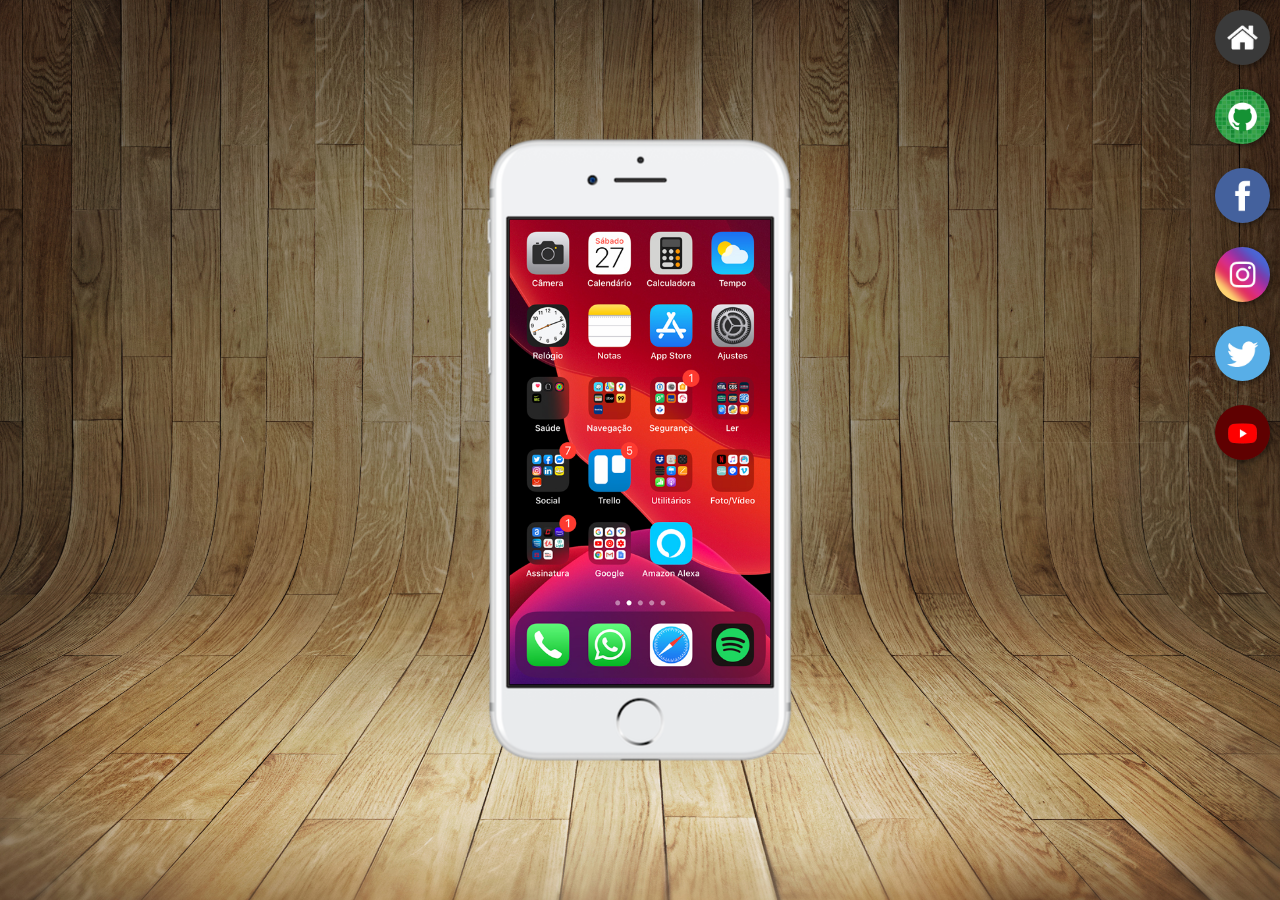
<file: index.html>
<!DOCTYPE html>
<html lang="pt-br">
  <head>
    <meta charset="UTF-8" />
    <meta name="viewport" content="width=device-width, initial-scale=1.0" />
    <title>Midia Social</title>
    <link rel="shortcut icon" href="favicon.ico" type="image/x-icon" />
    <link rel="stylesheet" href="Estilos/style.css" />
  </head>
  <body>
    <main>
      <section id="telefone">
        <iframe src="home.html" frameborder="0" name="tela" id="tela">
          Não compativel com seu navegador.</iframe
        >
      </section>
      <section id="redes-sociais">
        <a href="home.html" target="tela">
          <img src="./imagens/logo-home.jpg" alt=""
        /></a>
        <br />
        <a href="github.html" target="tela">
          <img src="./imagens/logo-github.jpg" alt="" /></a
        ><br />
        <a href="facebook.html" target="tela">
          <img src="./imagens/logo-facebook.jpg" alt="" /></a
        ><br />
        <a href="instagram.html" target="tela">
          <img src="./imagens/logo-instagram.jpg" alt="" /></a
        ><br />
        <a href="twitter.html" target="tela">
          <img src="./imagens/logo-twitter.jpg" alt="" /></a
        ><br />
        <a href="youtube.html" target="tela">
          <img src="./imagens/logo-youtube.jpg" alt="" /></a
        ><br />
      </section>
    </main>
  </body>
</html>
</file>
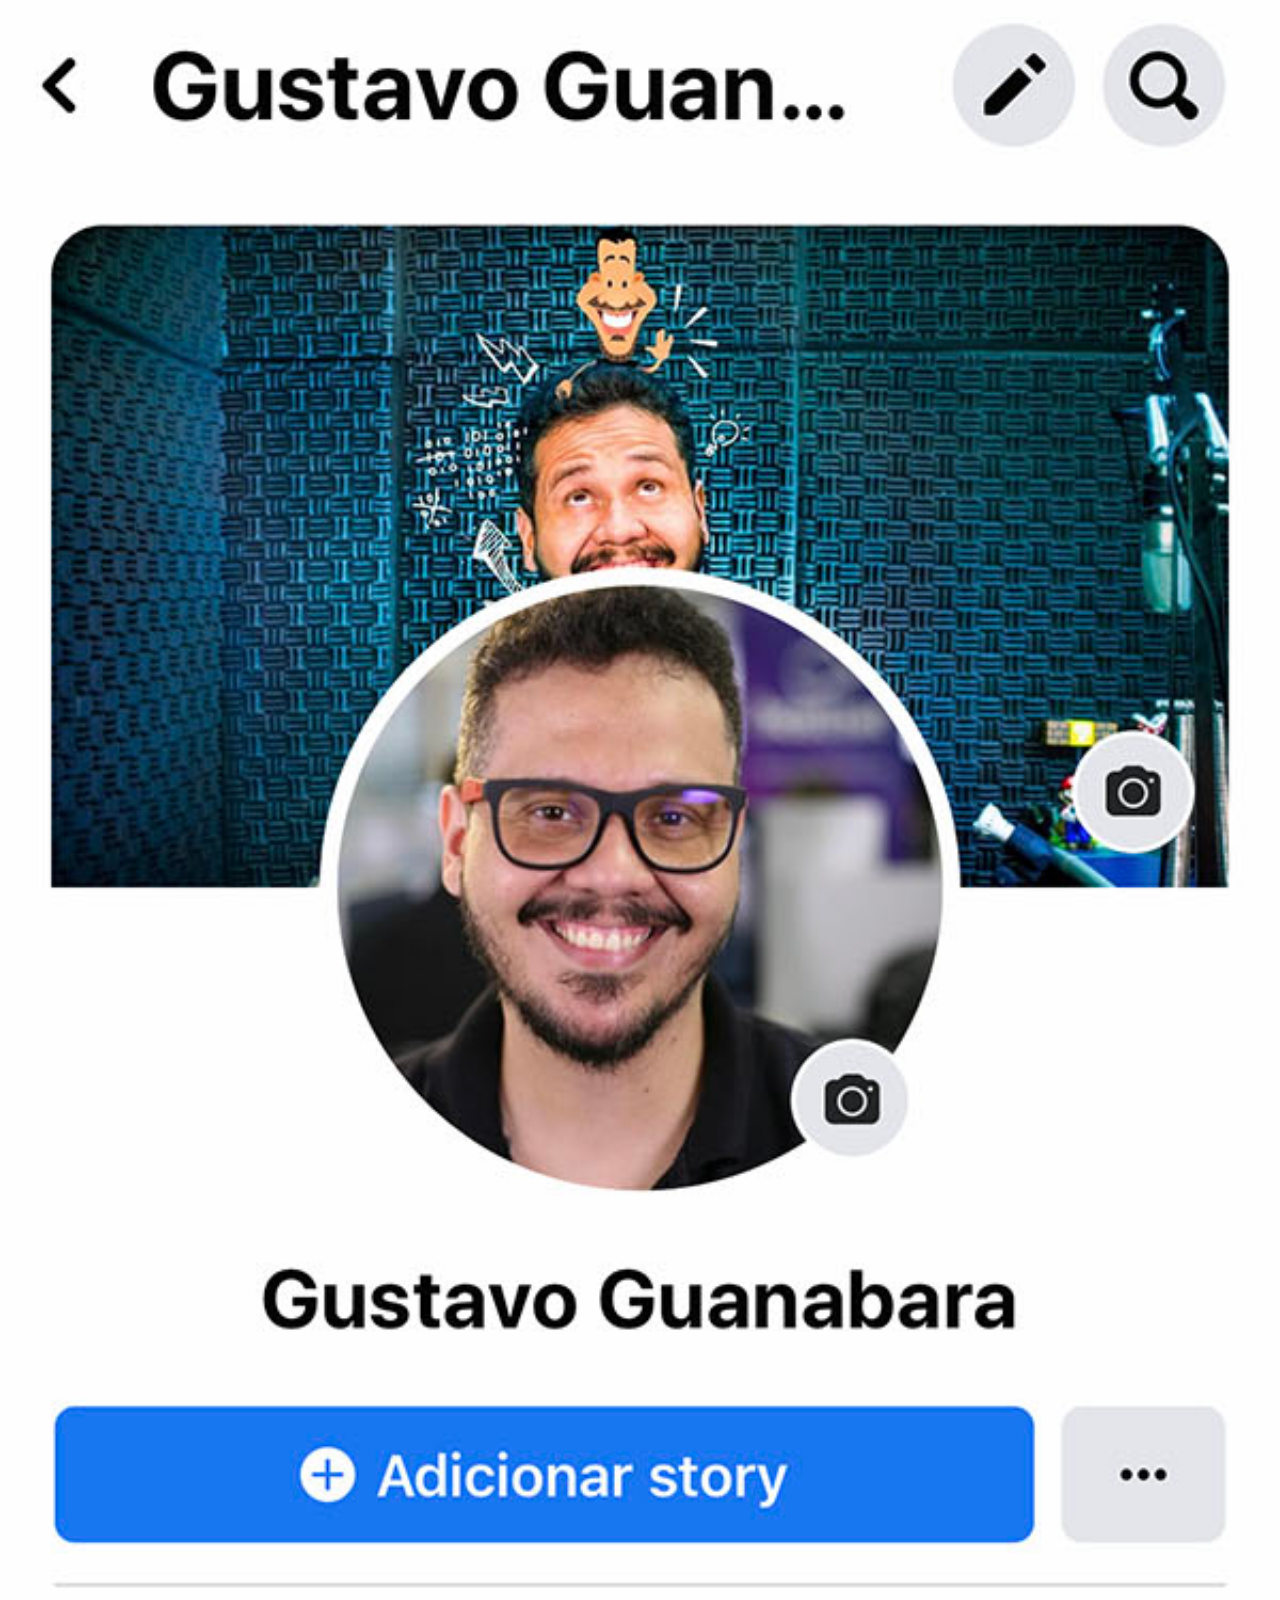
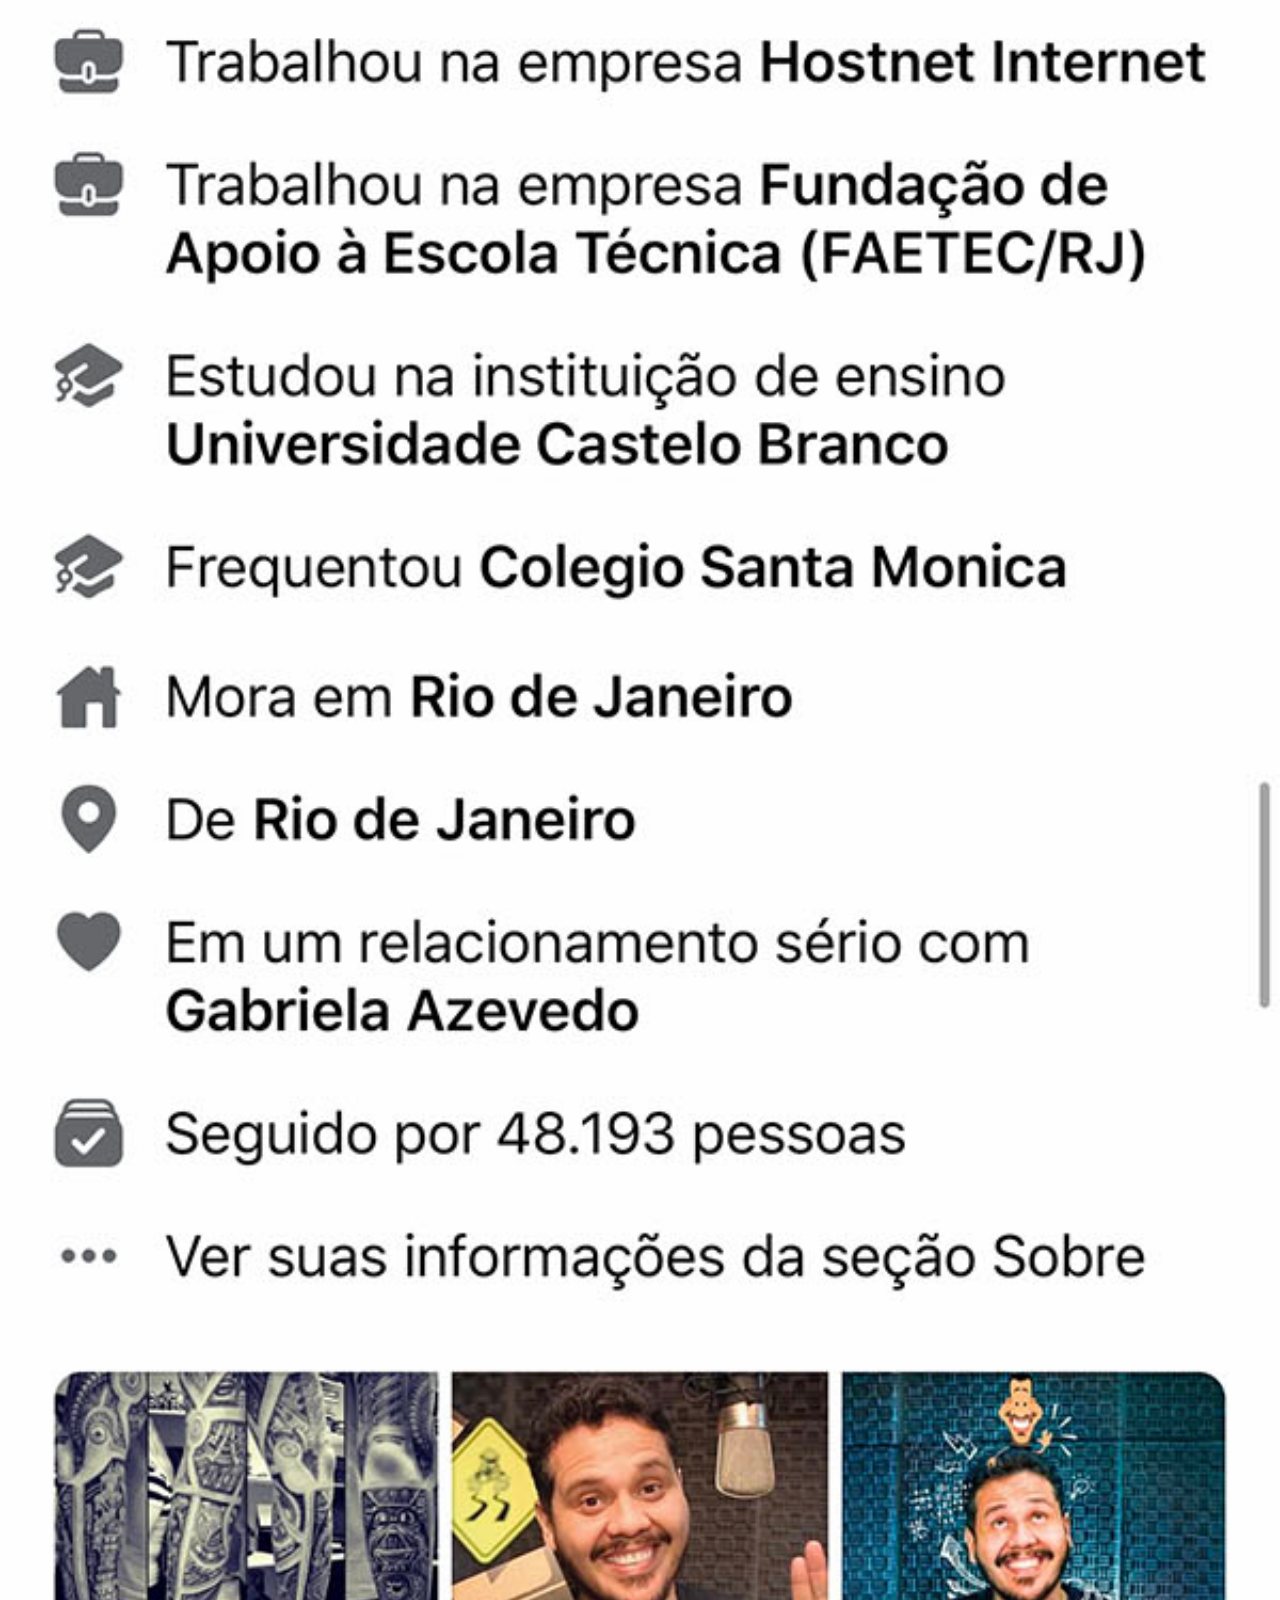
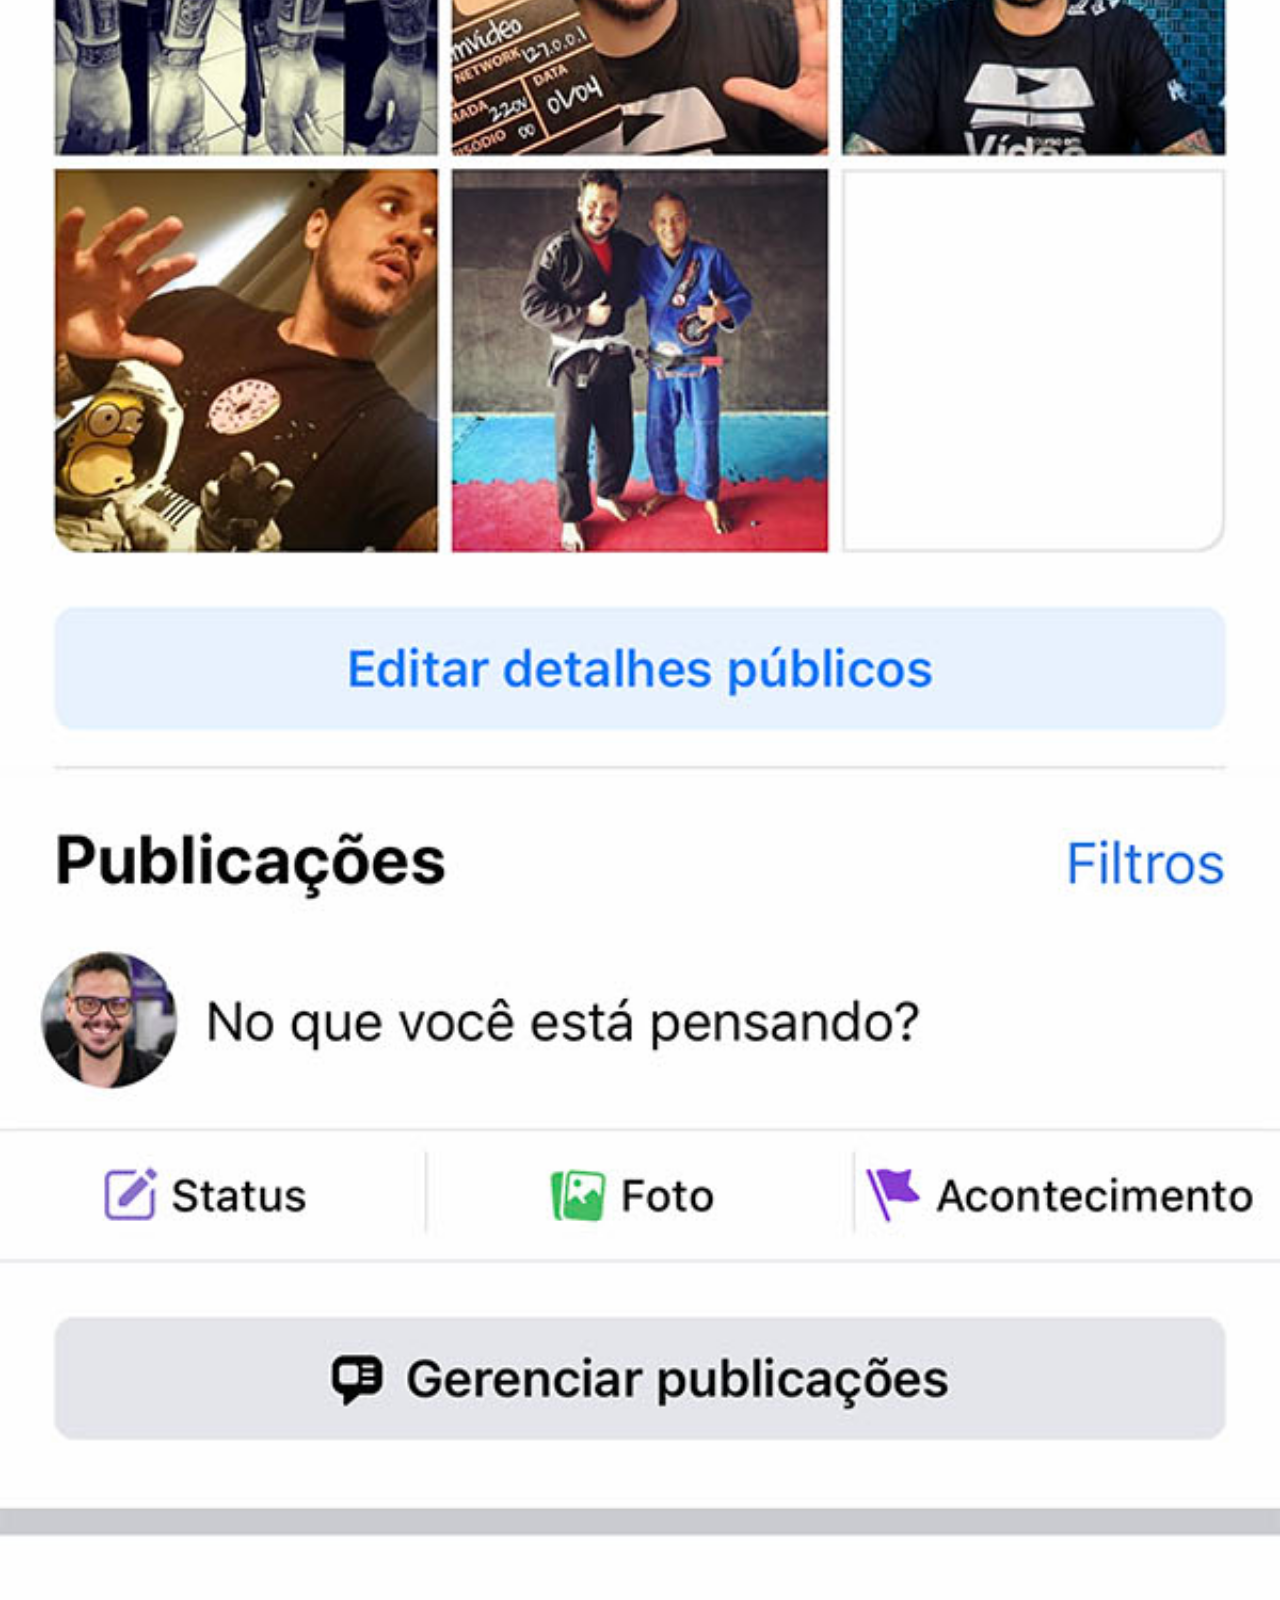
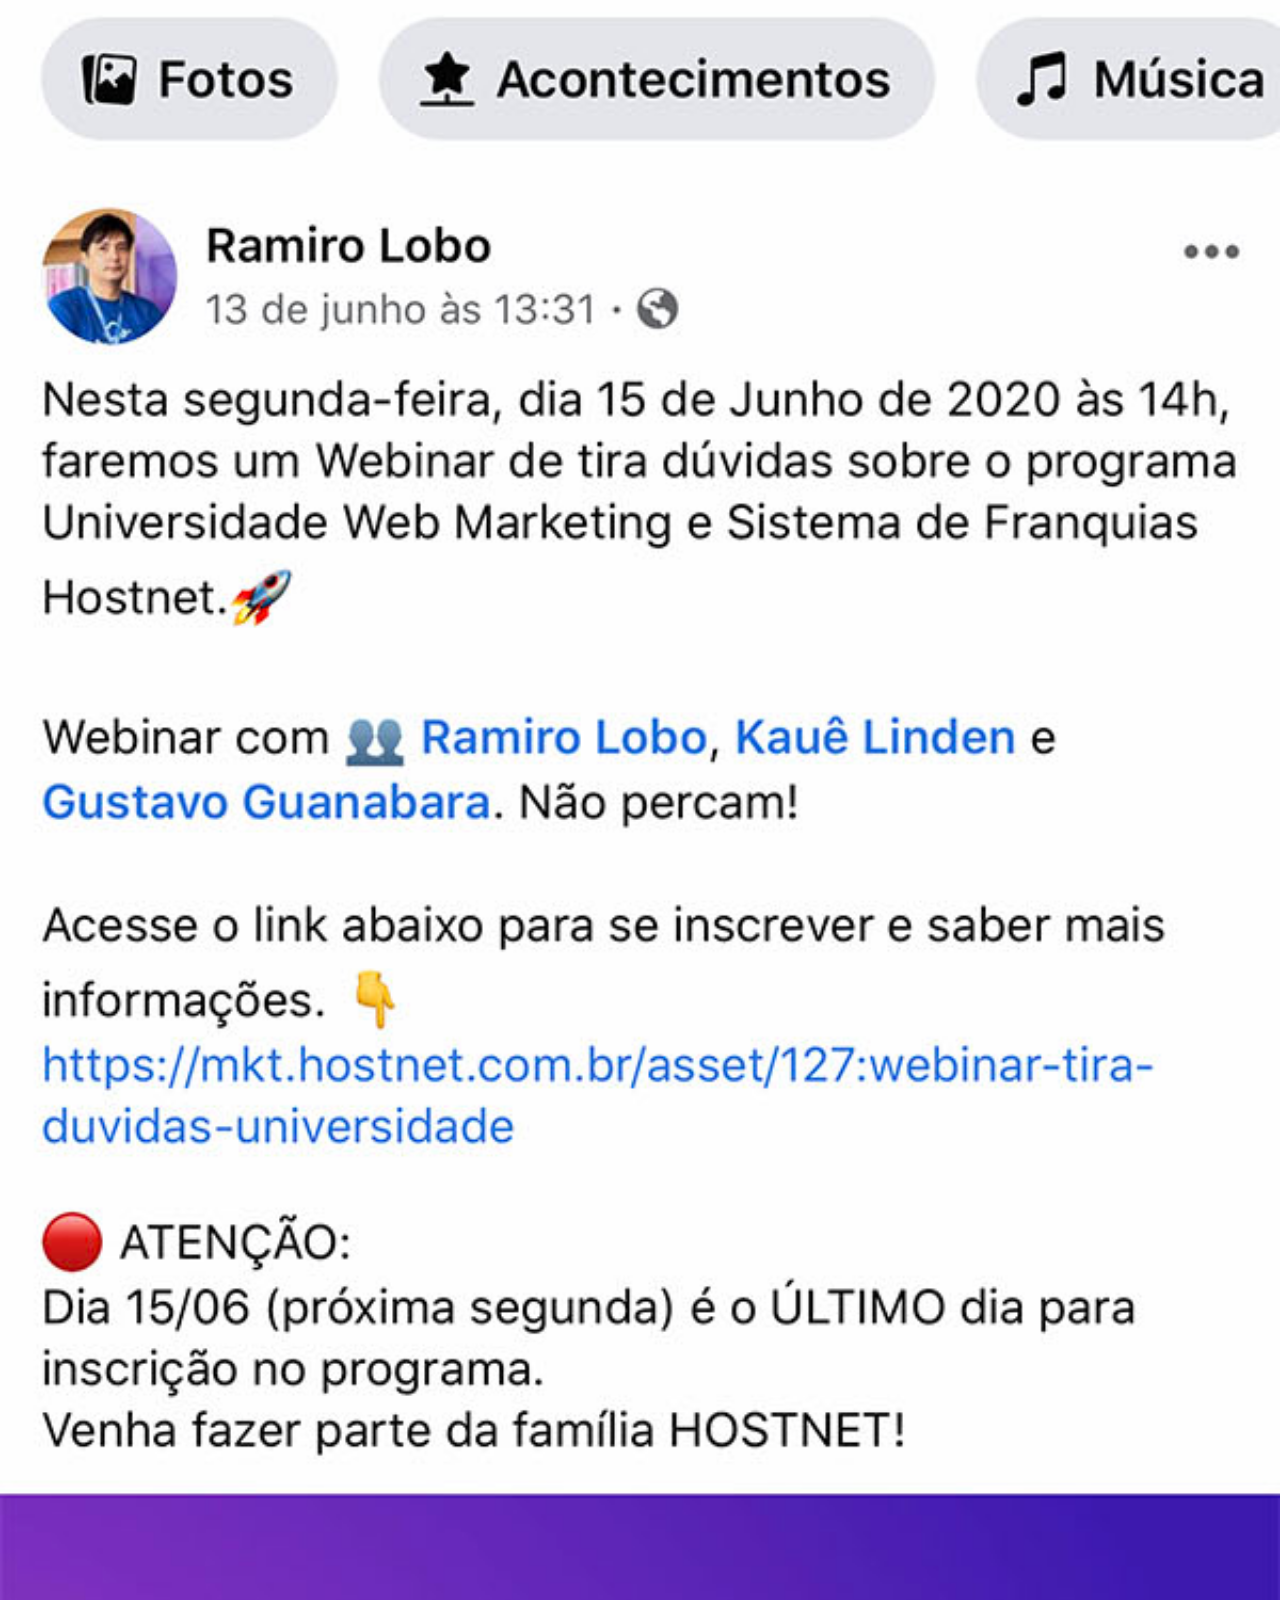
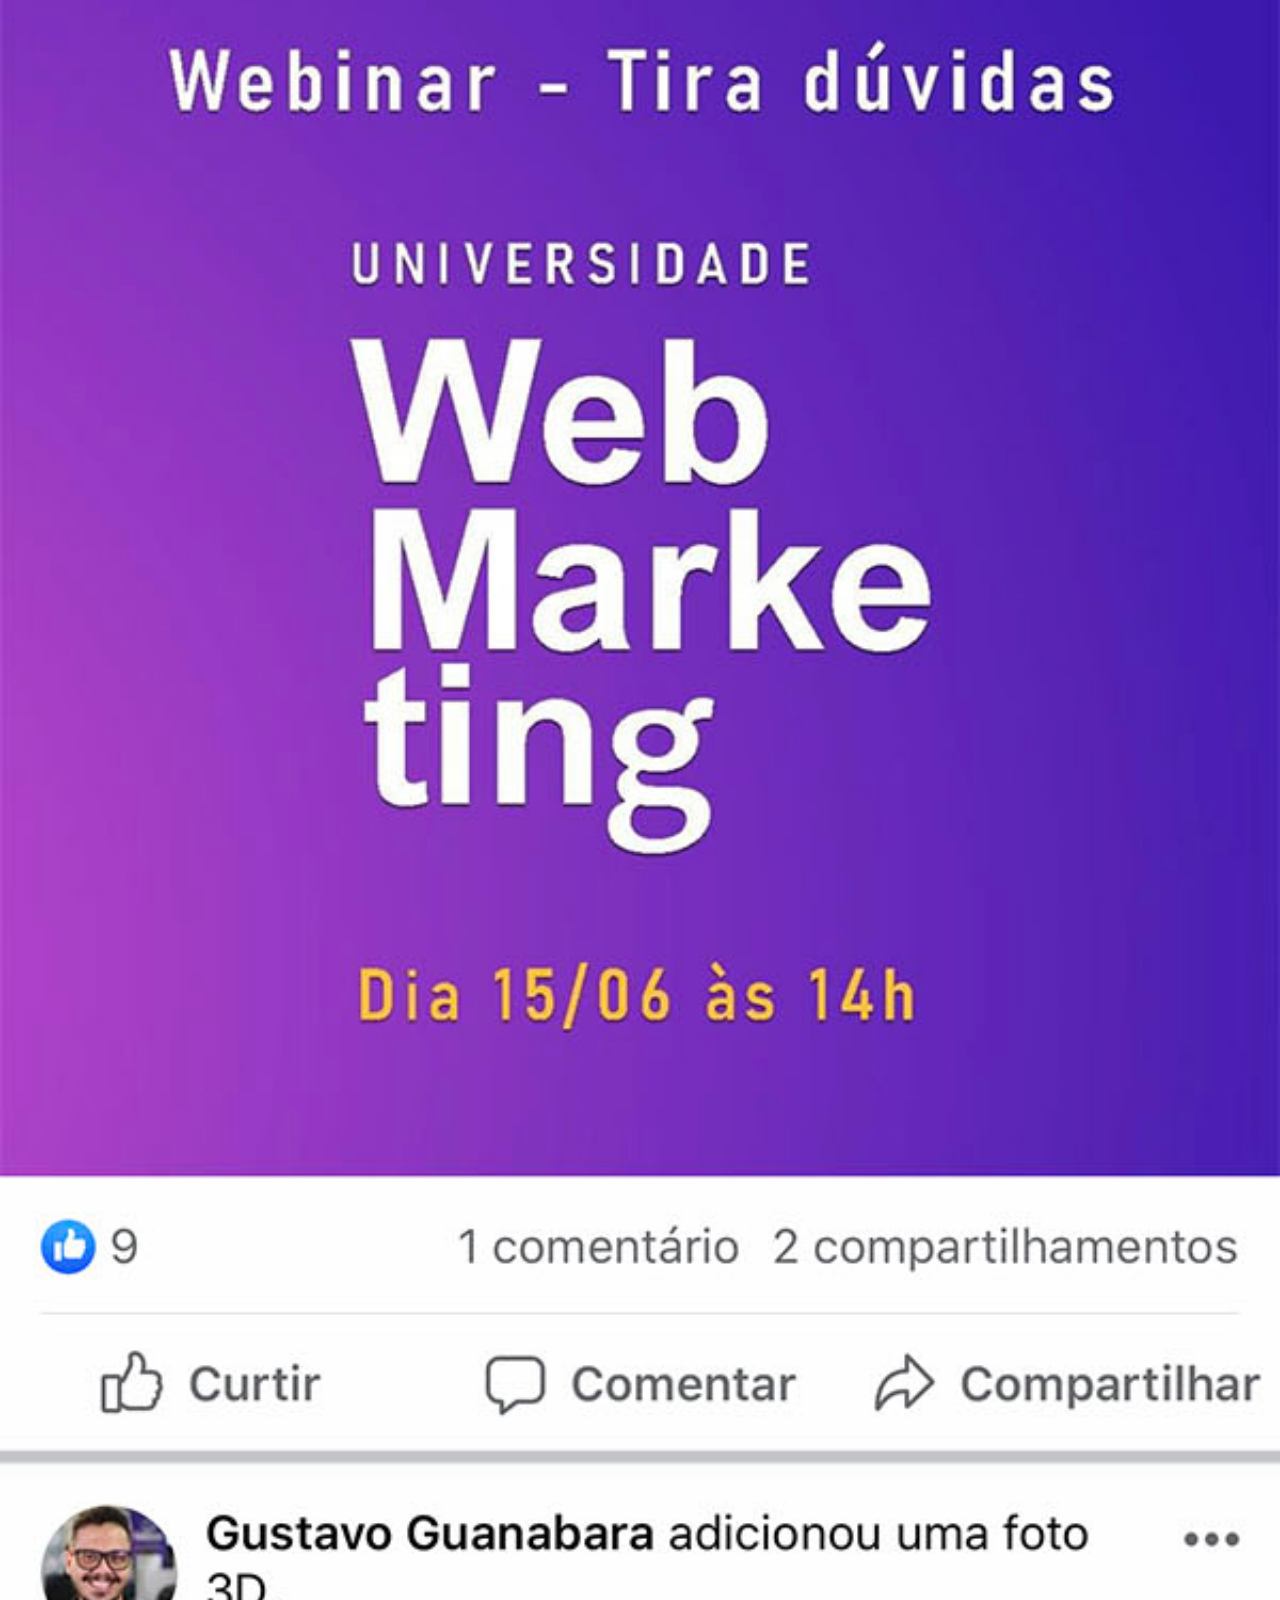
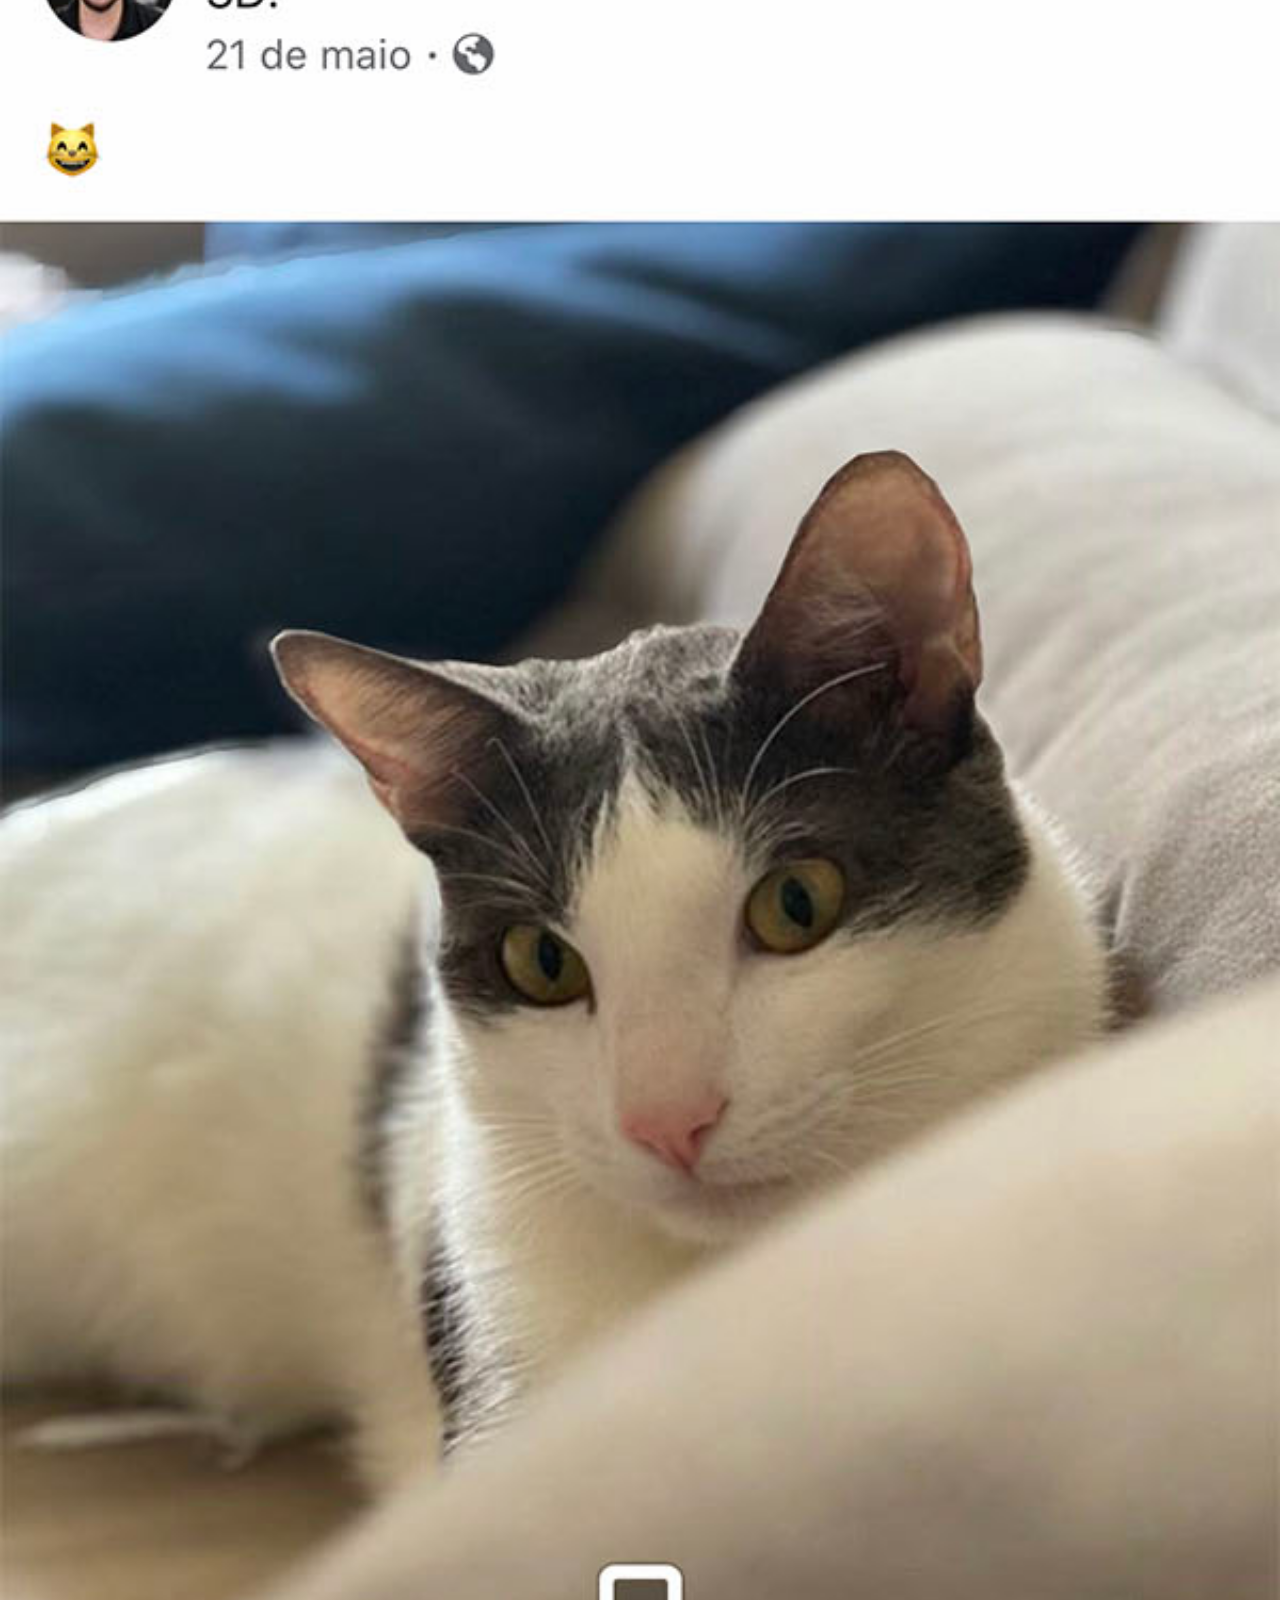
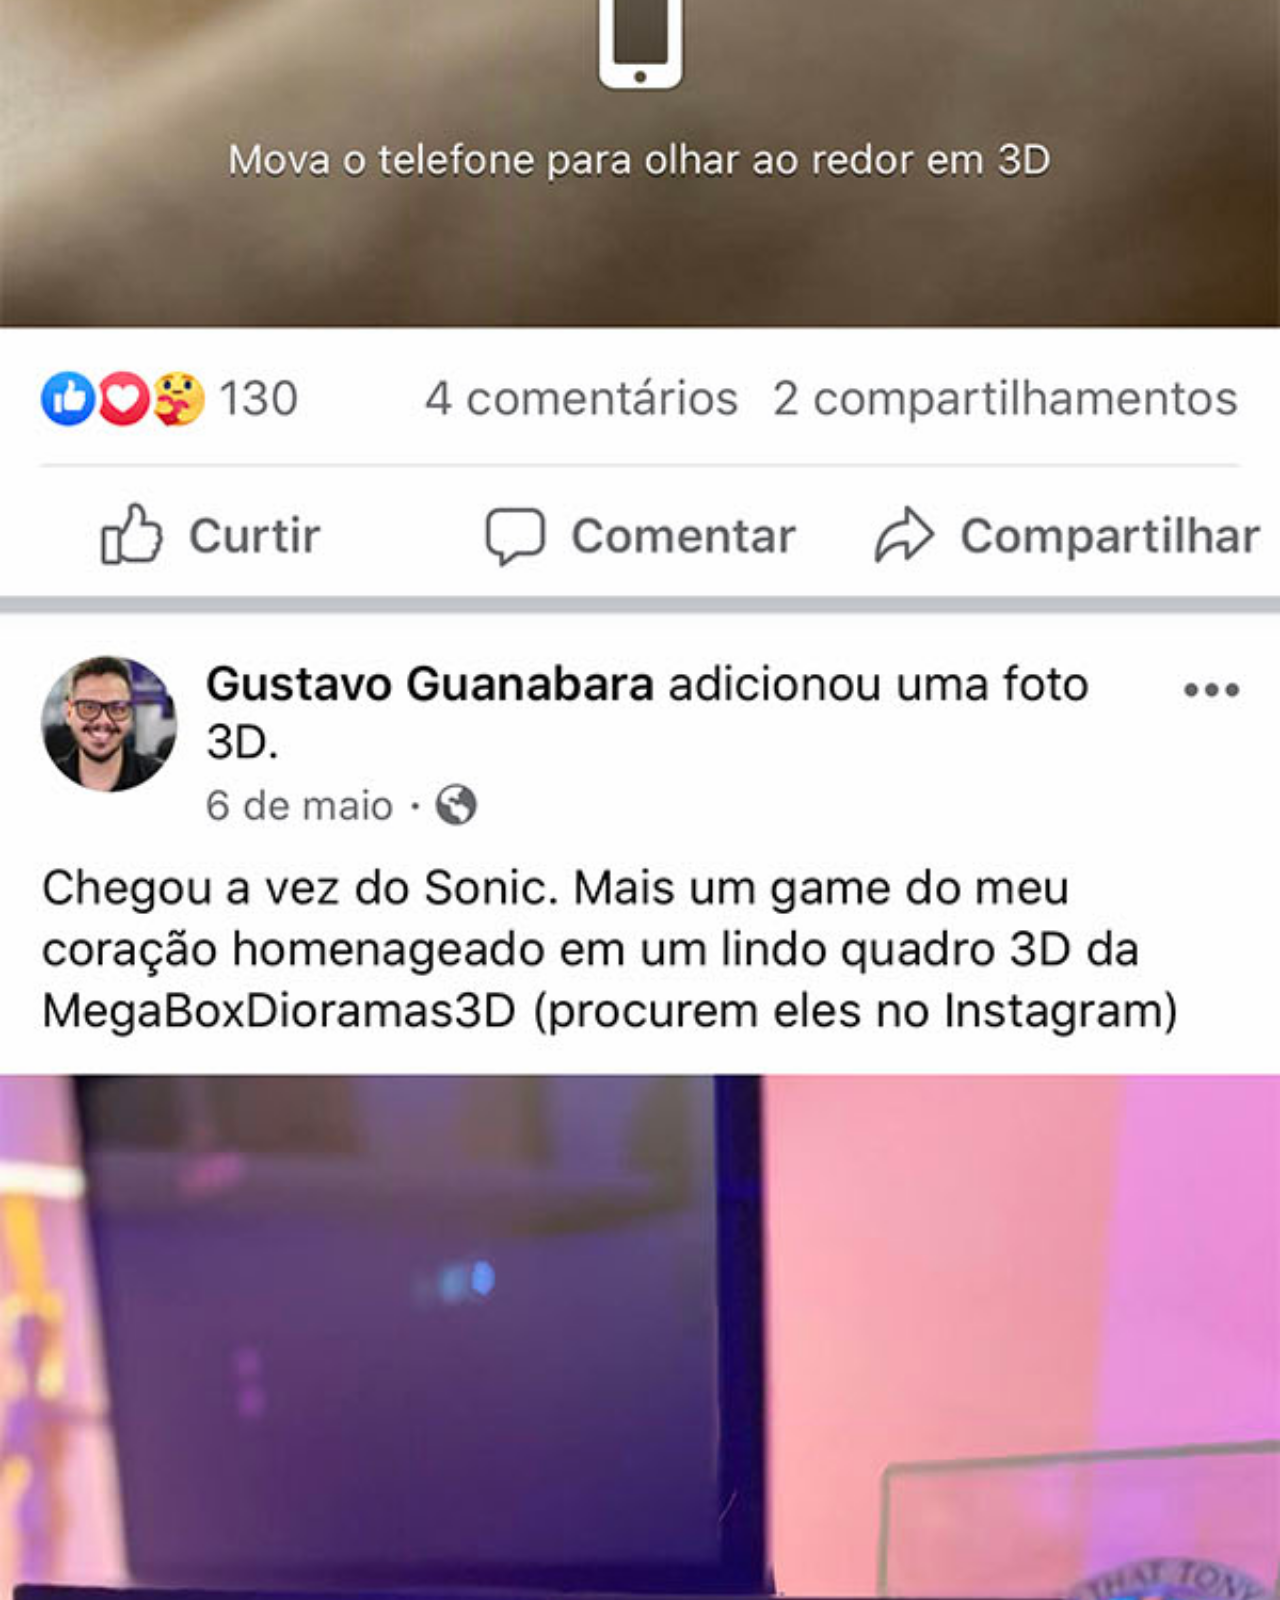
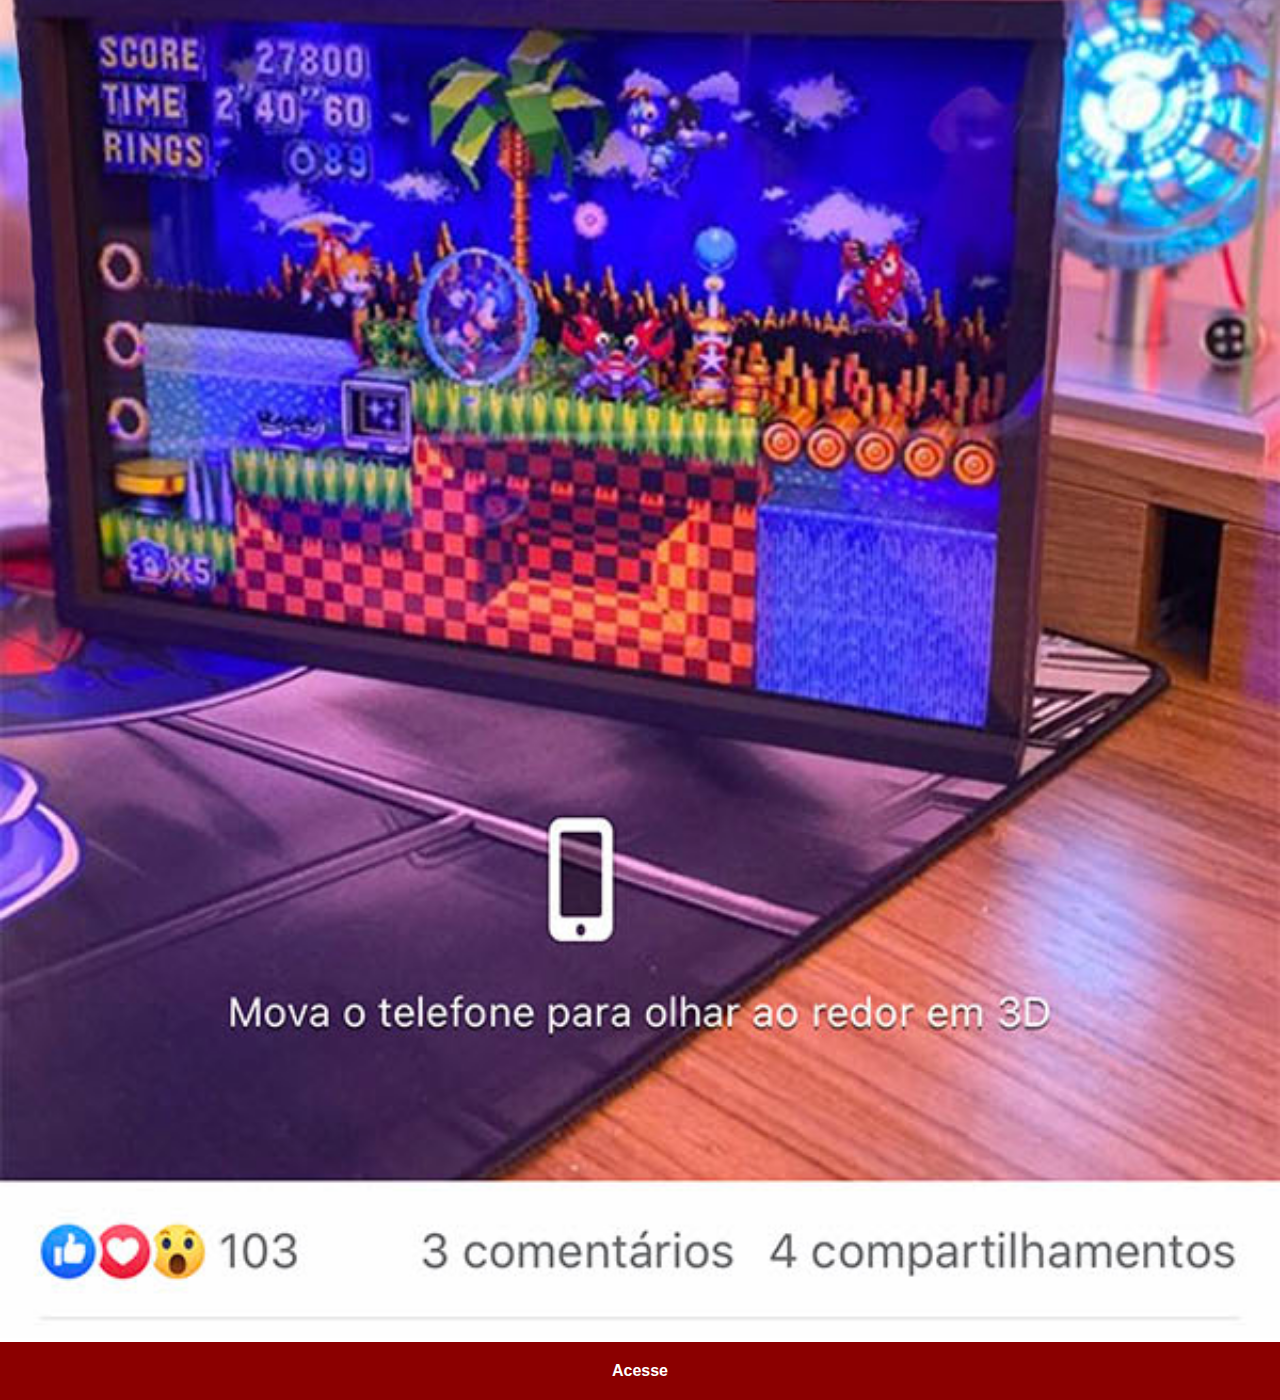
<file: facebook.html>
<!DOCTYPE html>
<html lang="pt-br">
<head>
    <meta charset="UTF-8">
    <meta name="viewport" content="width=device-width, initial-scale=1.0">
    <title>Youtube</title>
    <link rel="stylesheet" href="Estilos/social.css">

</head>
<body>
    <img src="./imagens/tela-facebook.jpg" alt="Facebook">
    <a href="#" target="_blank">Acesse</a>
</body>
</html>
</file>
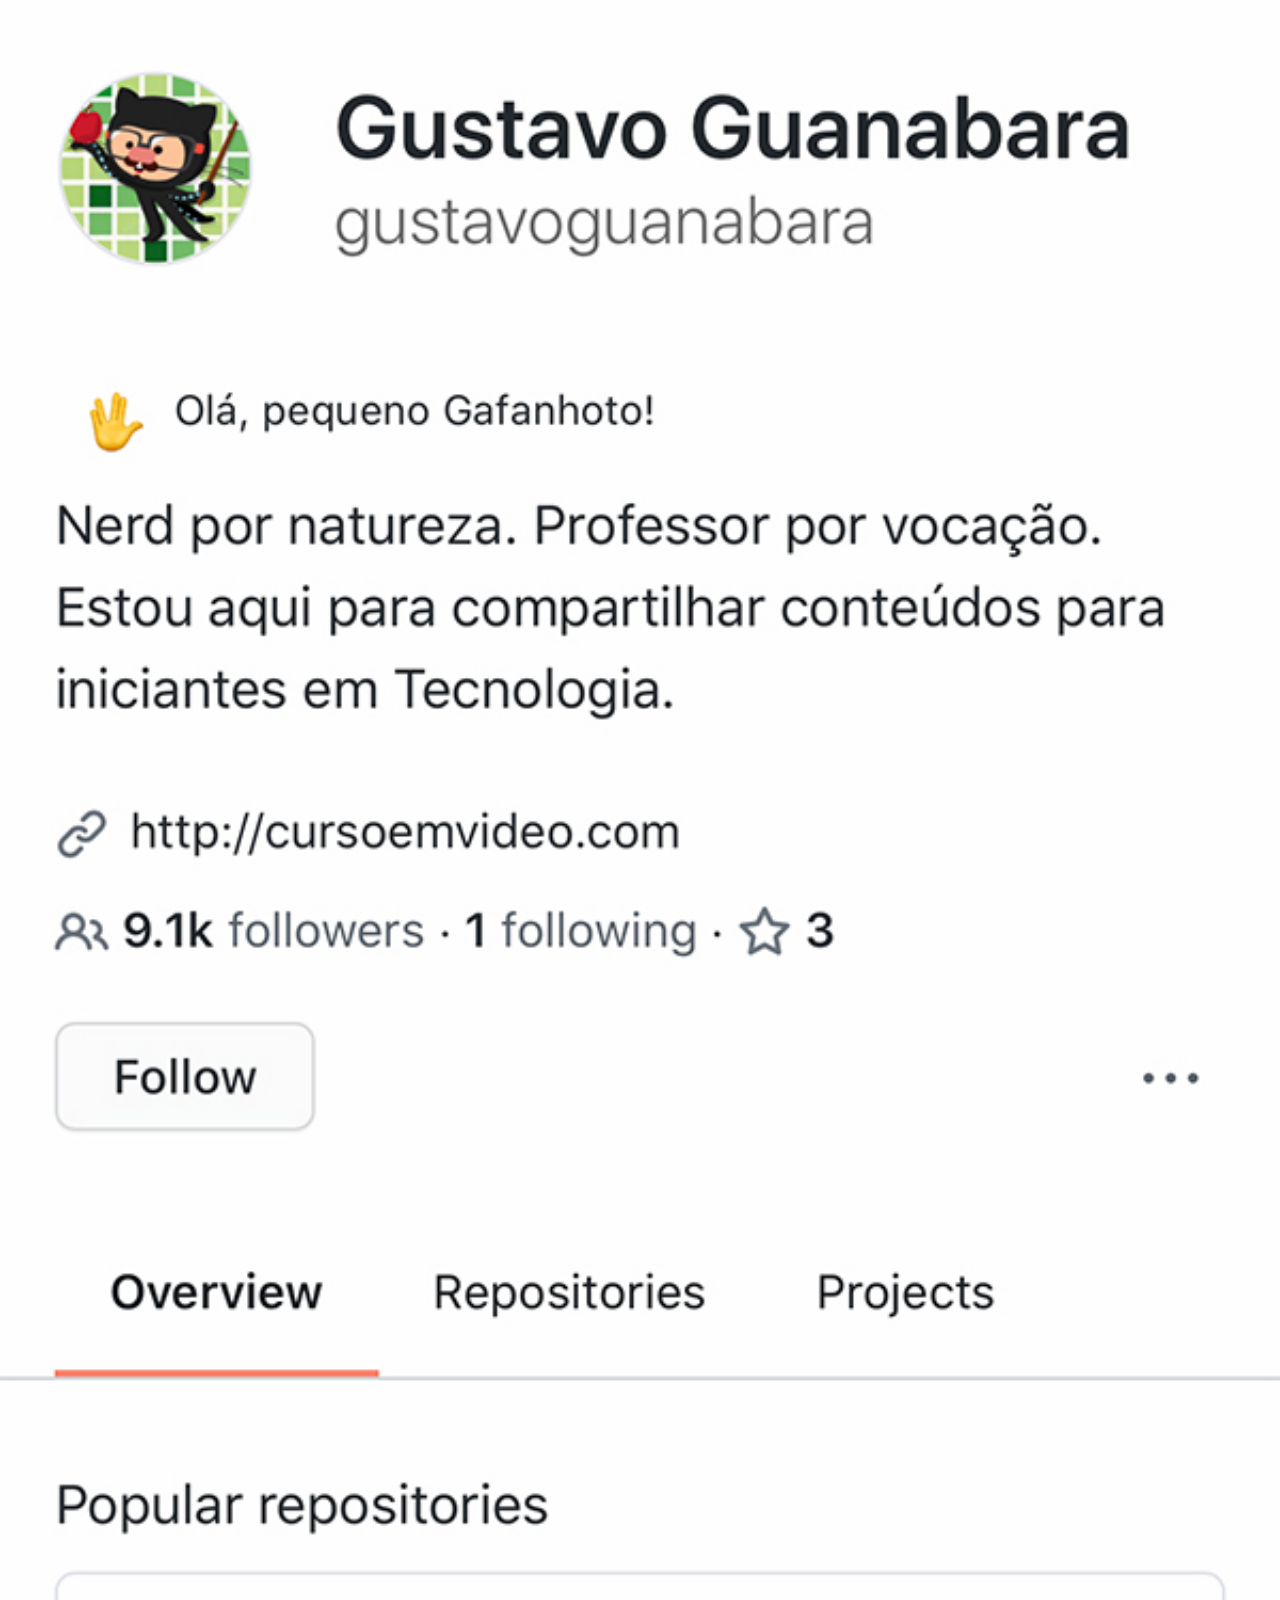
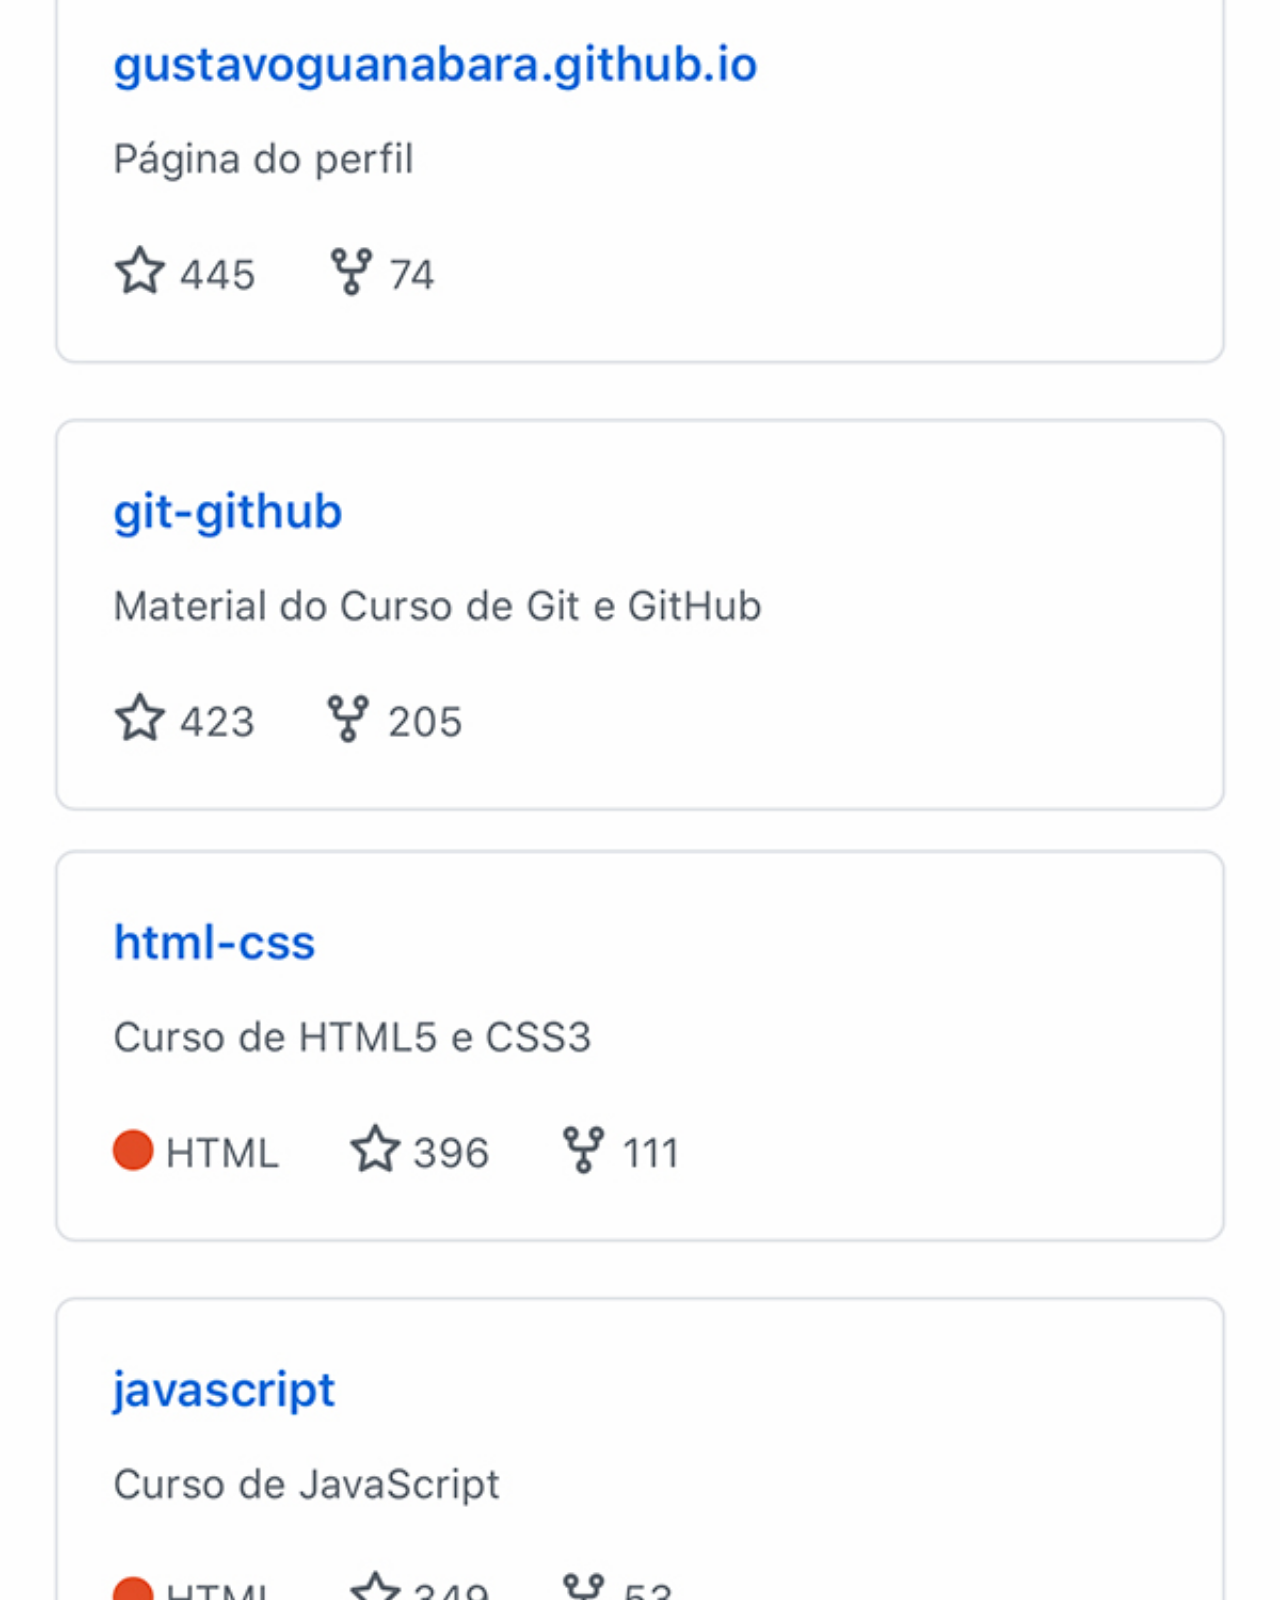
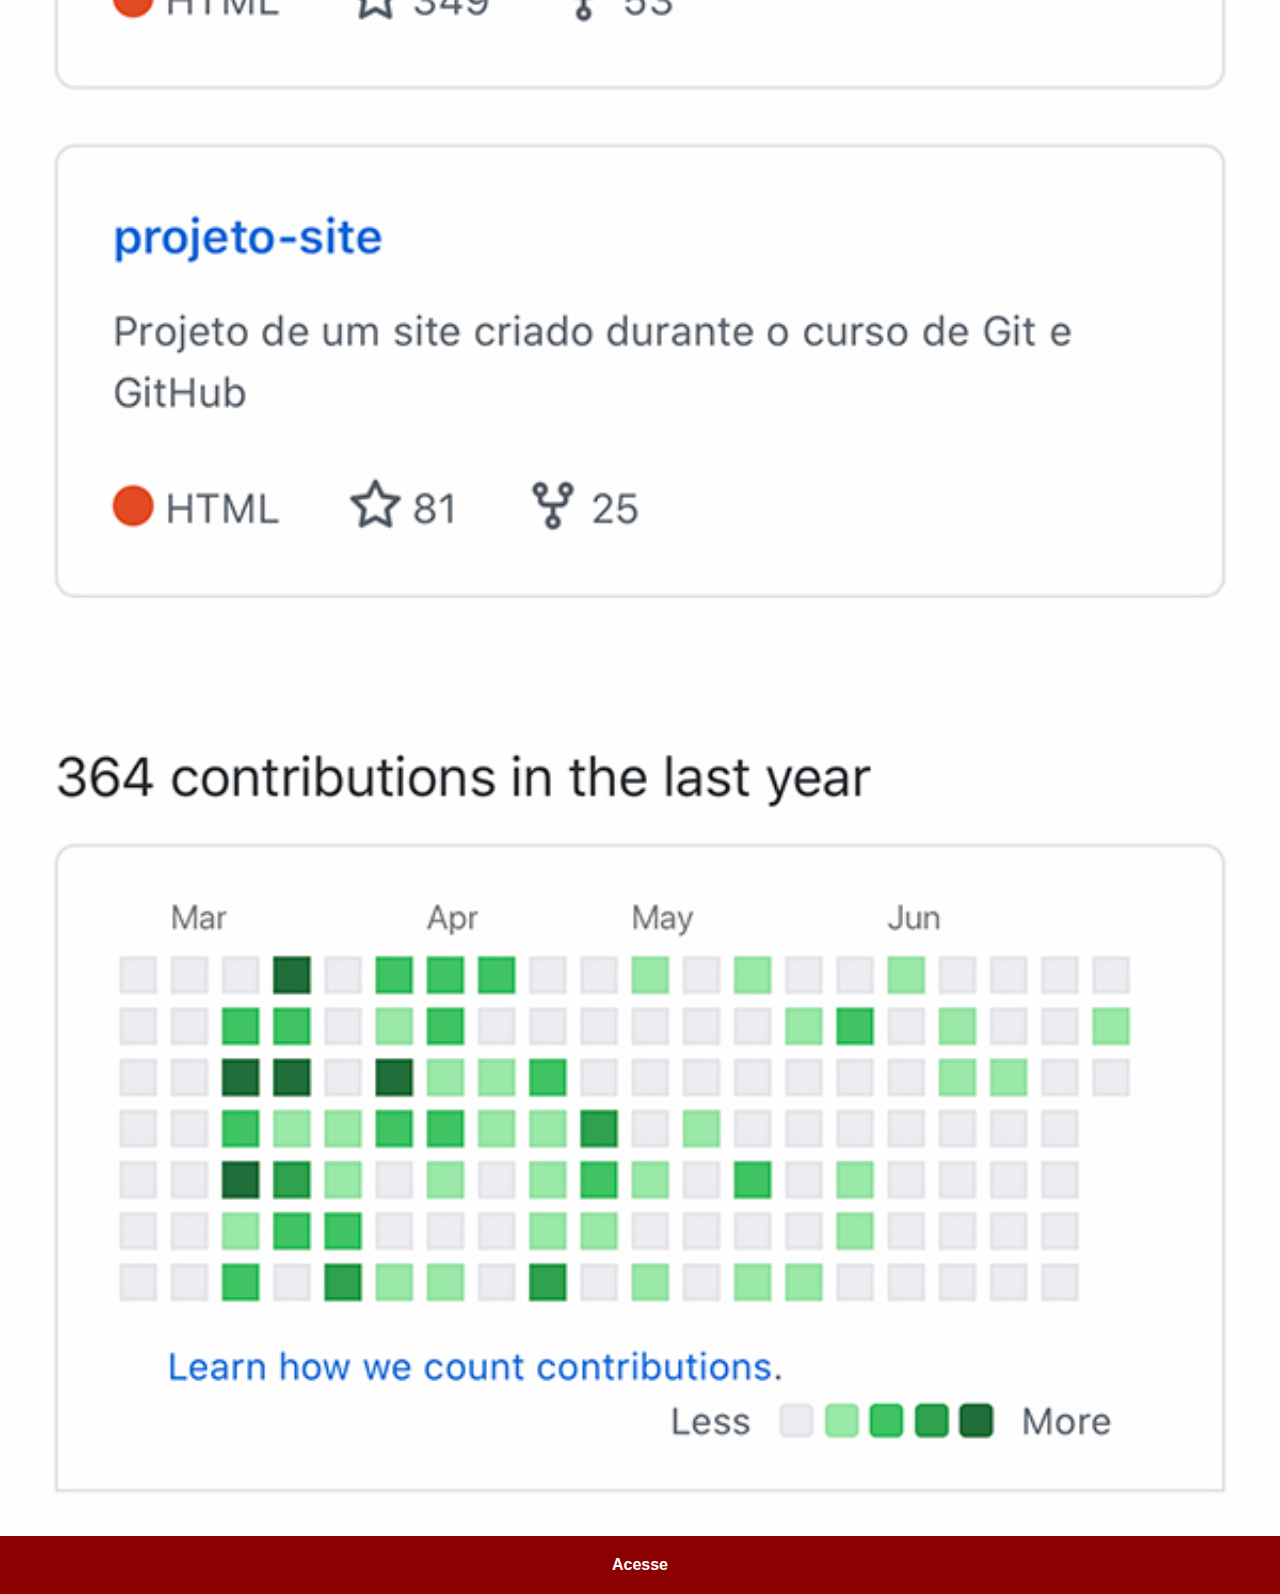
<file: github.html>
<!DOCTYPE html>
<html lang="pt-br">
<head>
    <meta charset="UTF-8">
    <meta name="viewport" content="width=device-width, initial-scale=1.0">
    <title>Youtube</title>
    <link rel="stylesheet" href="Estilos/social.css">

</head>
<body>
    <img src="./imagens/tela-github.jpg" alt="Github">
    <a href="#" target="_blank">Acesse</a>
</body>
</html>
</file>
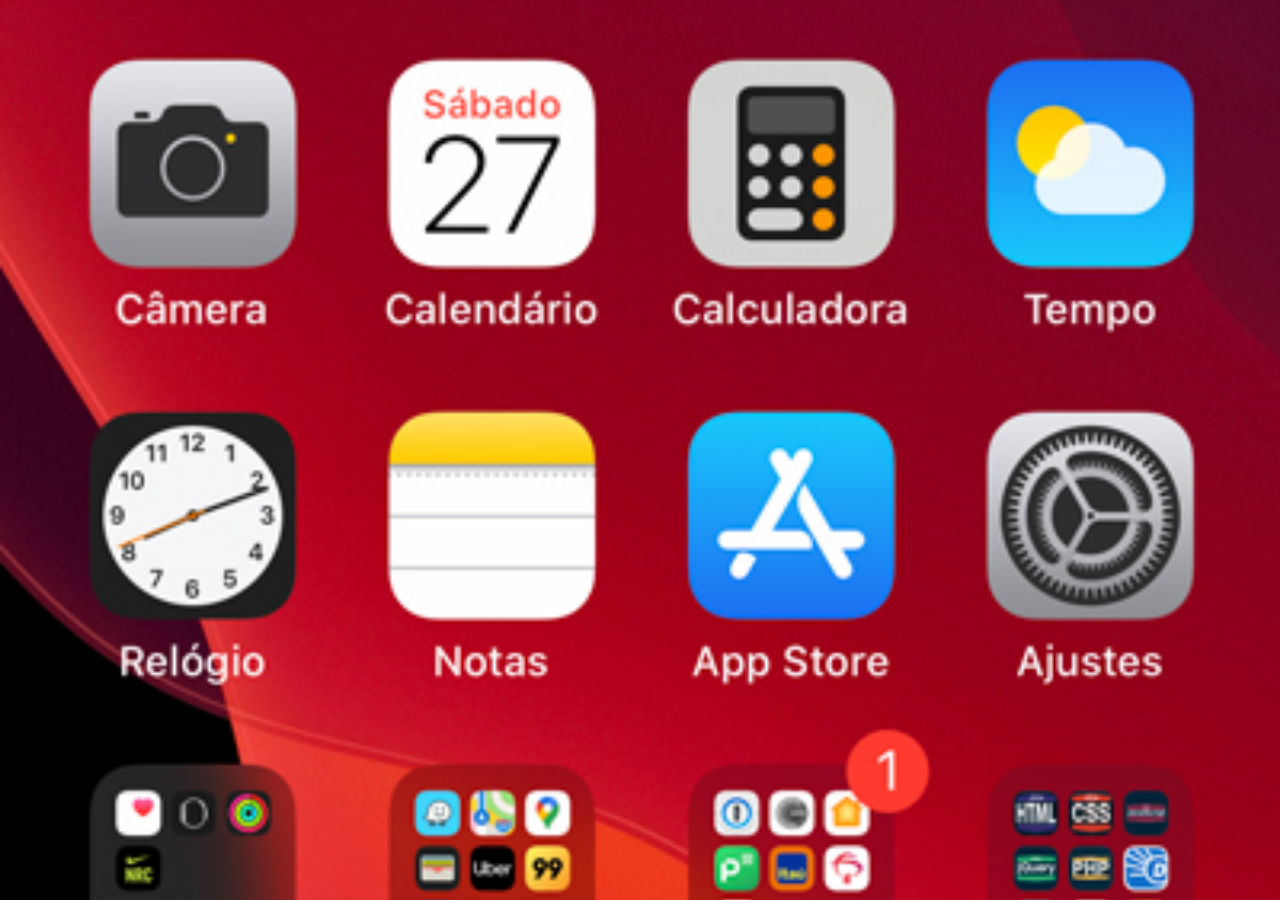
<file: home.html>
<!DOCTYPE html>
<html lang="pt-br">
<head>
    <meta charset="UTF-8">
    <meta name="viewport" content="width=device-width, initial-scale=1.0">
    <title>home</title>
    <style>
        *{
            margin: 0;
            padding: 0;
        }
        body{
            width: 100vw;
            height: 100vh;
            background: black url(./imagens/tela-home.jpg) no-repeat top center;
            background-size: cover;
        }
    </style>
</head>
<body>
    
</body>
</html>
</file>
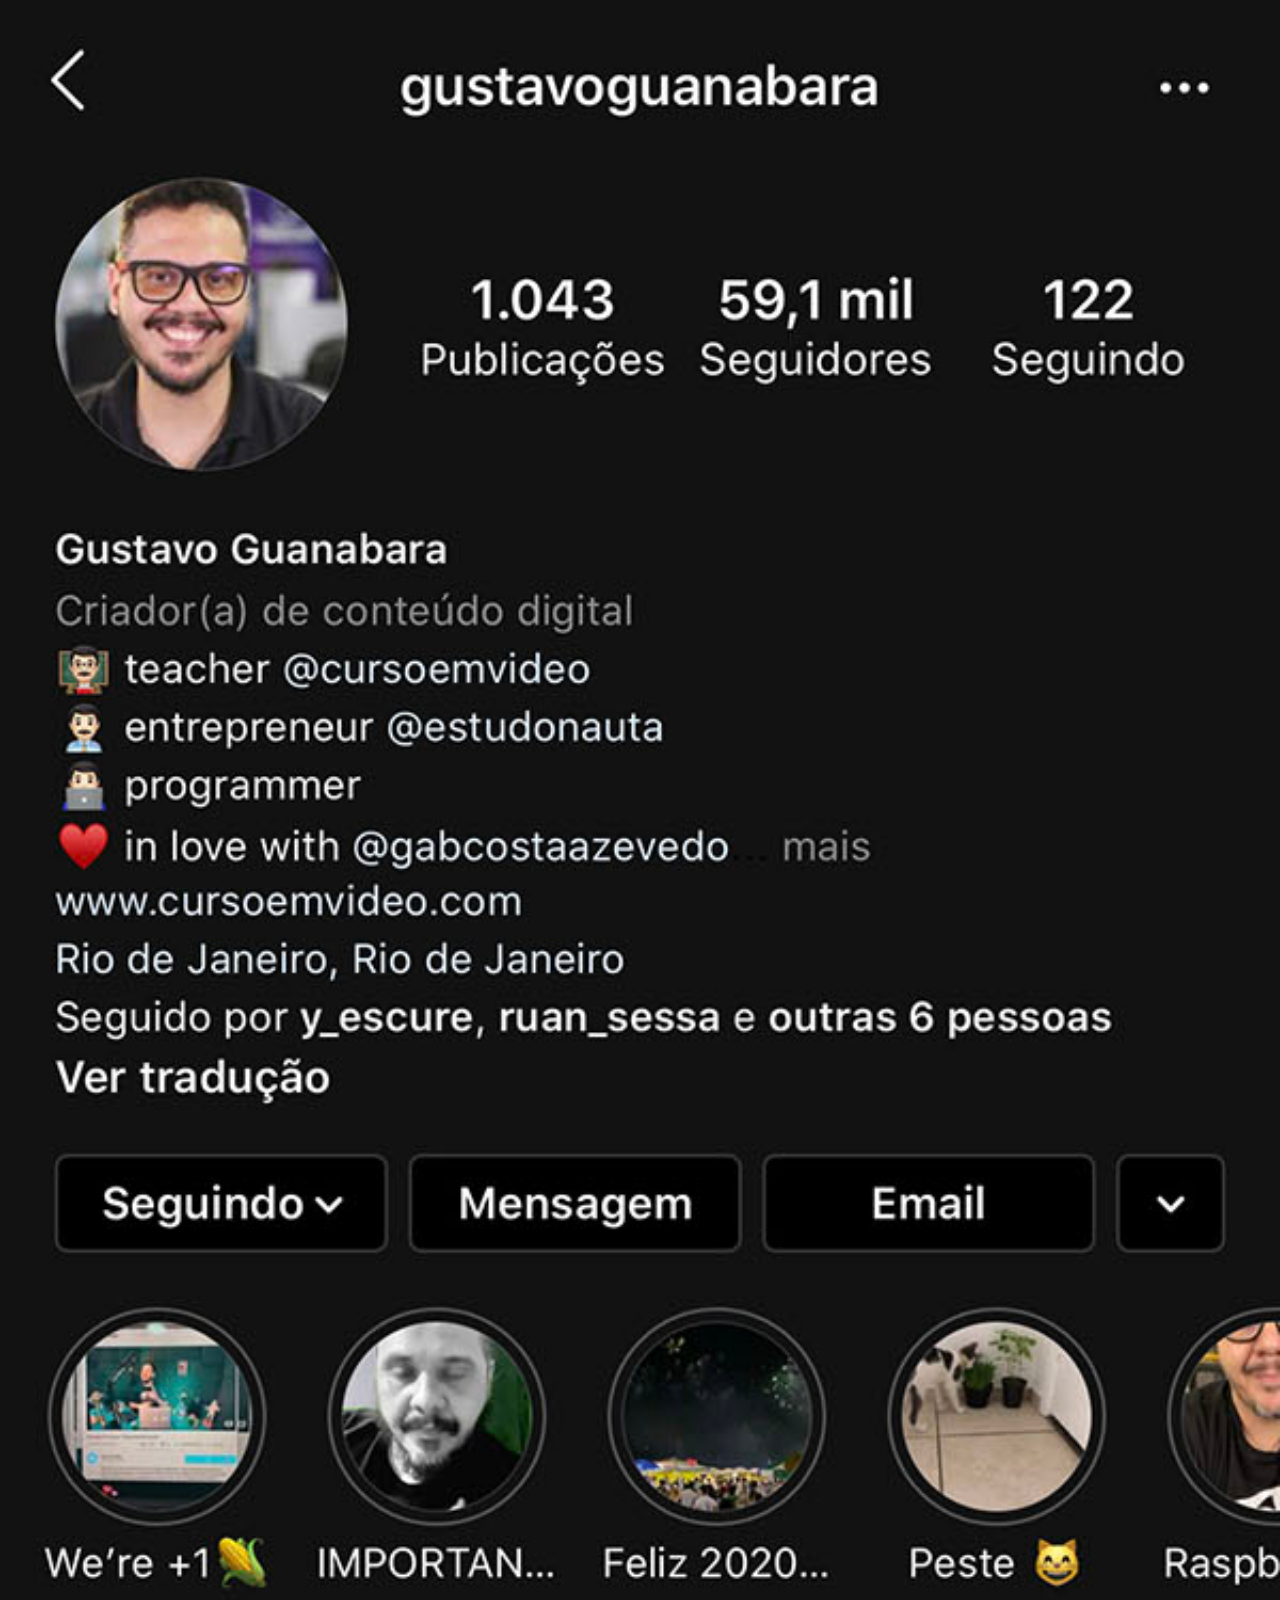
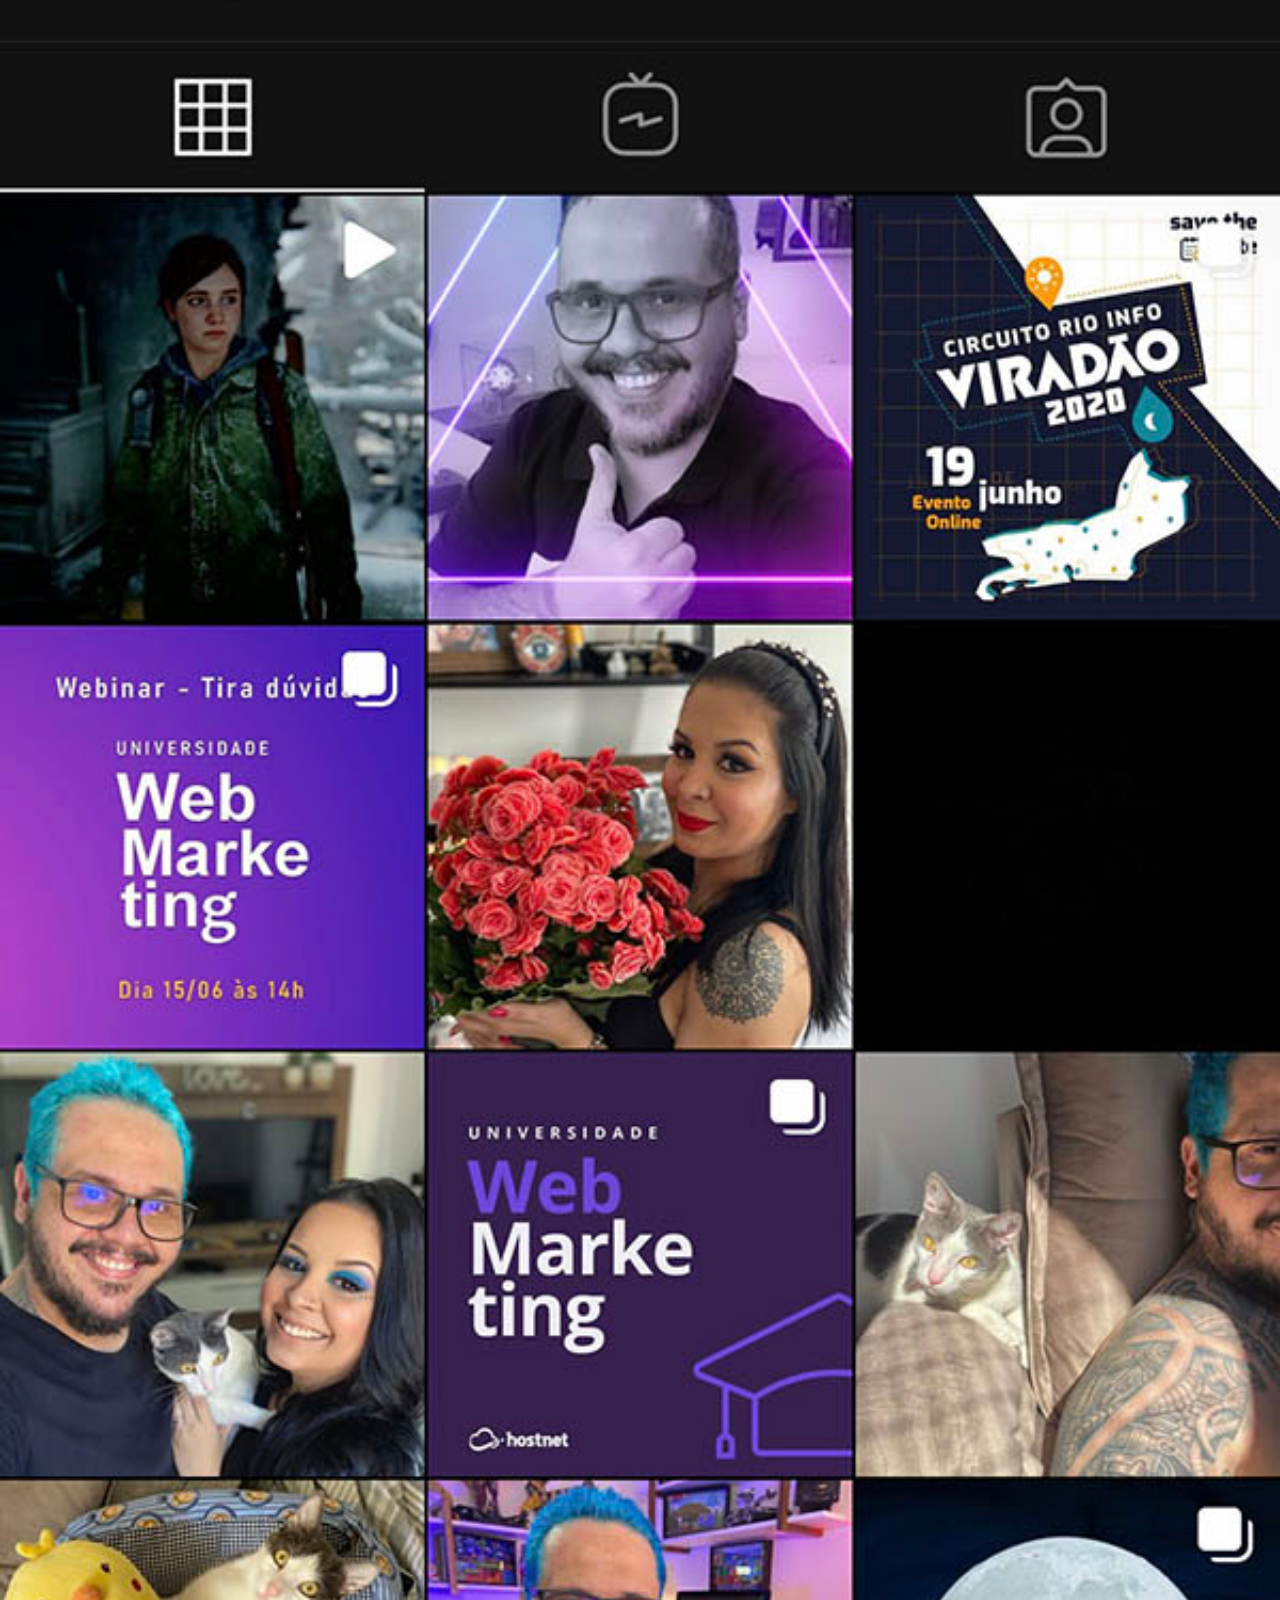
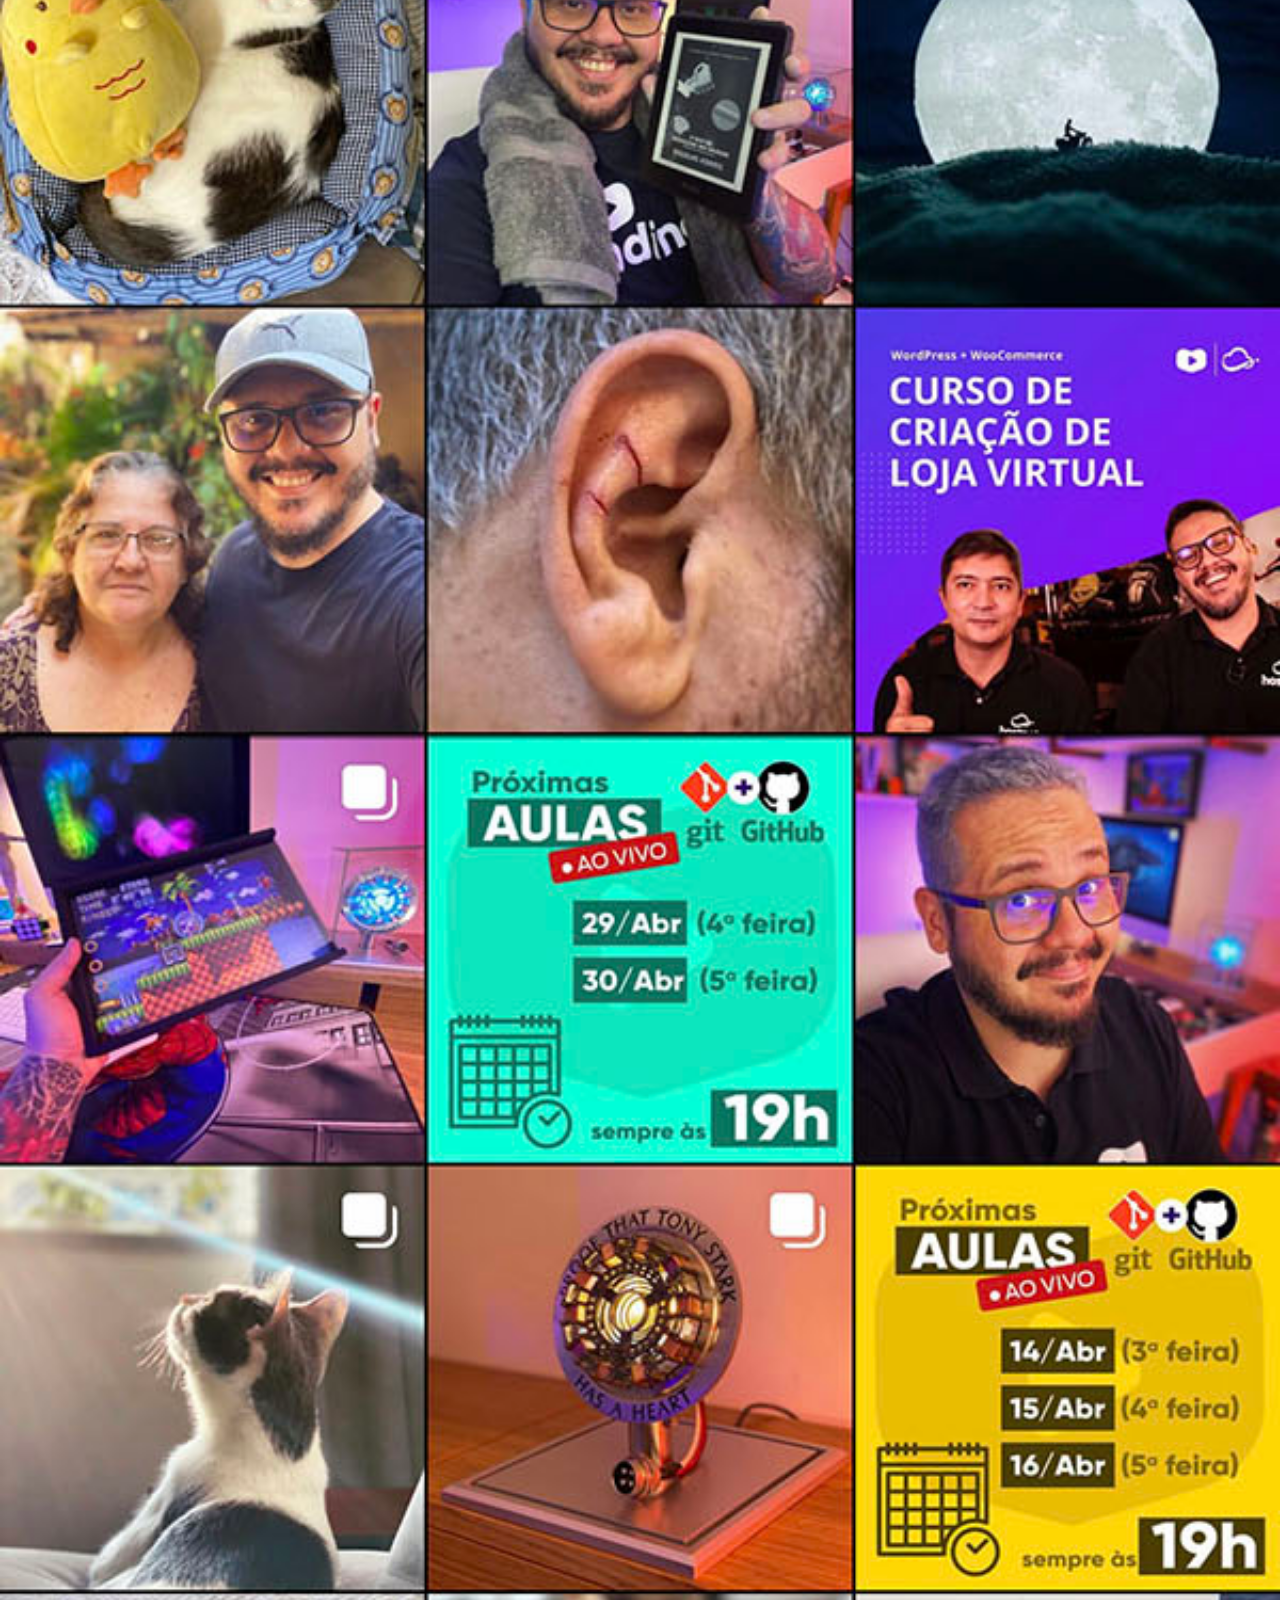
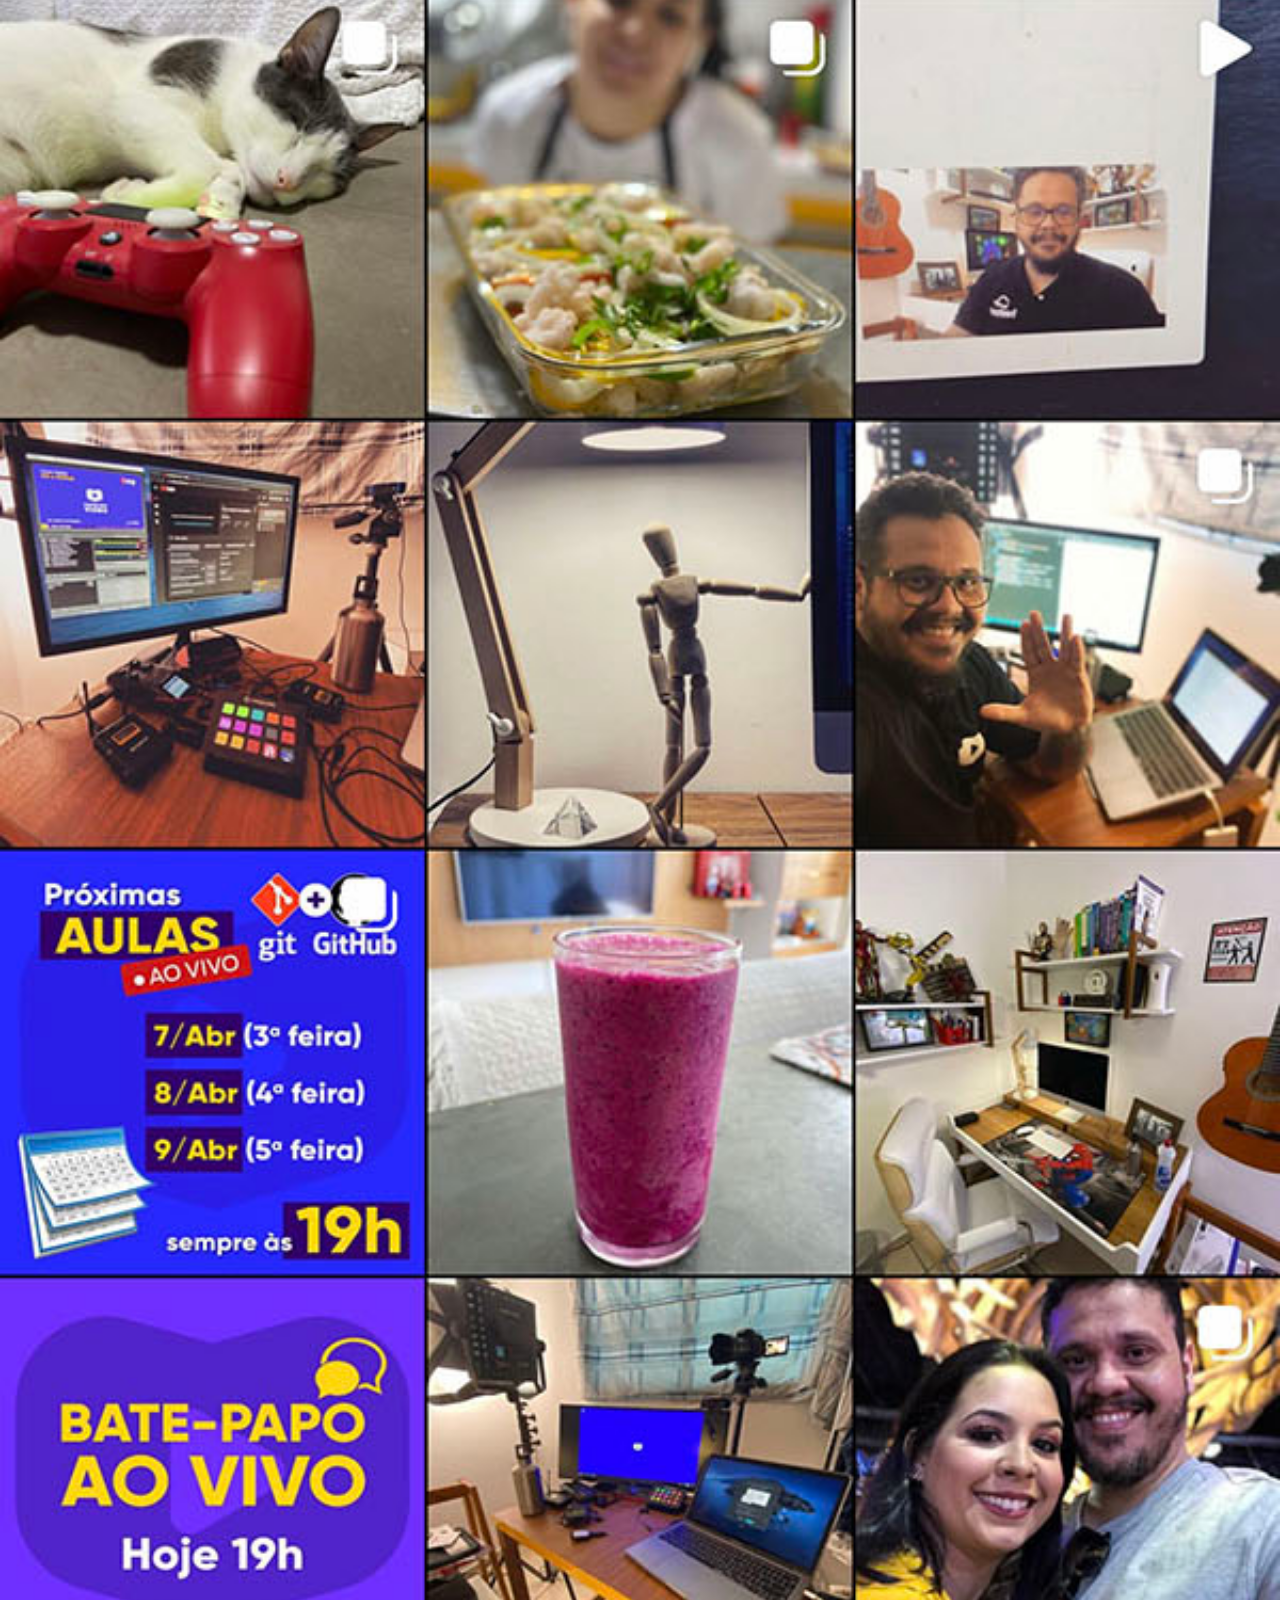
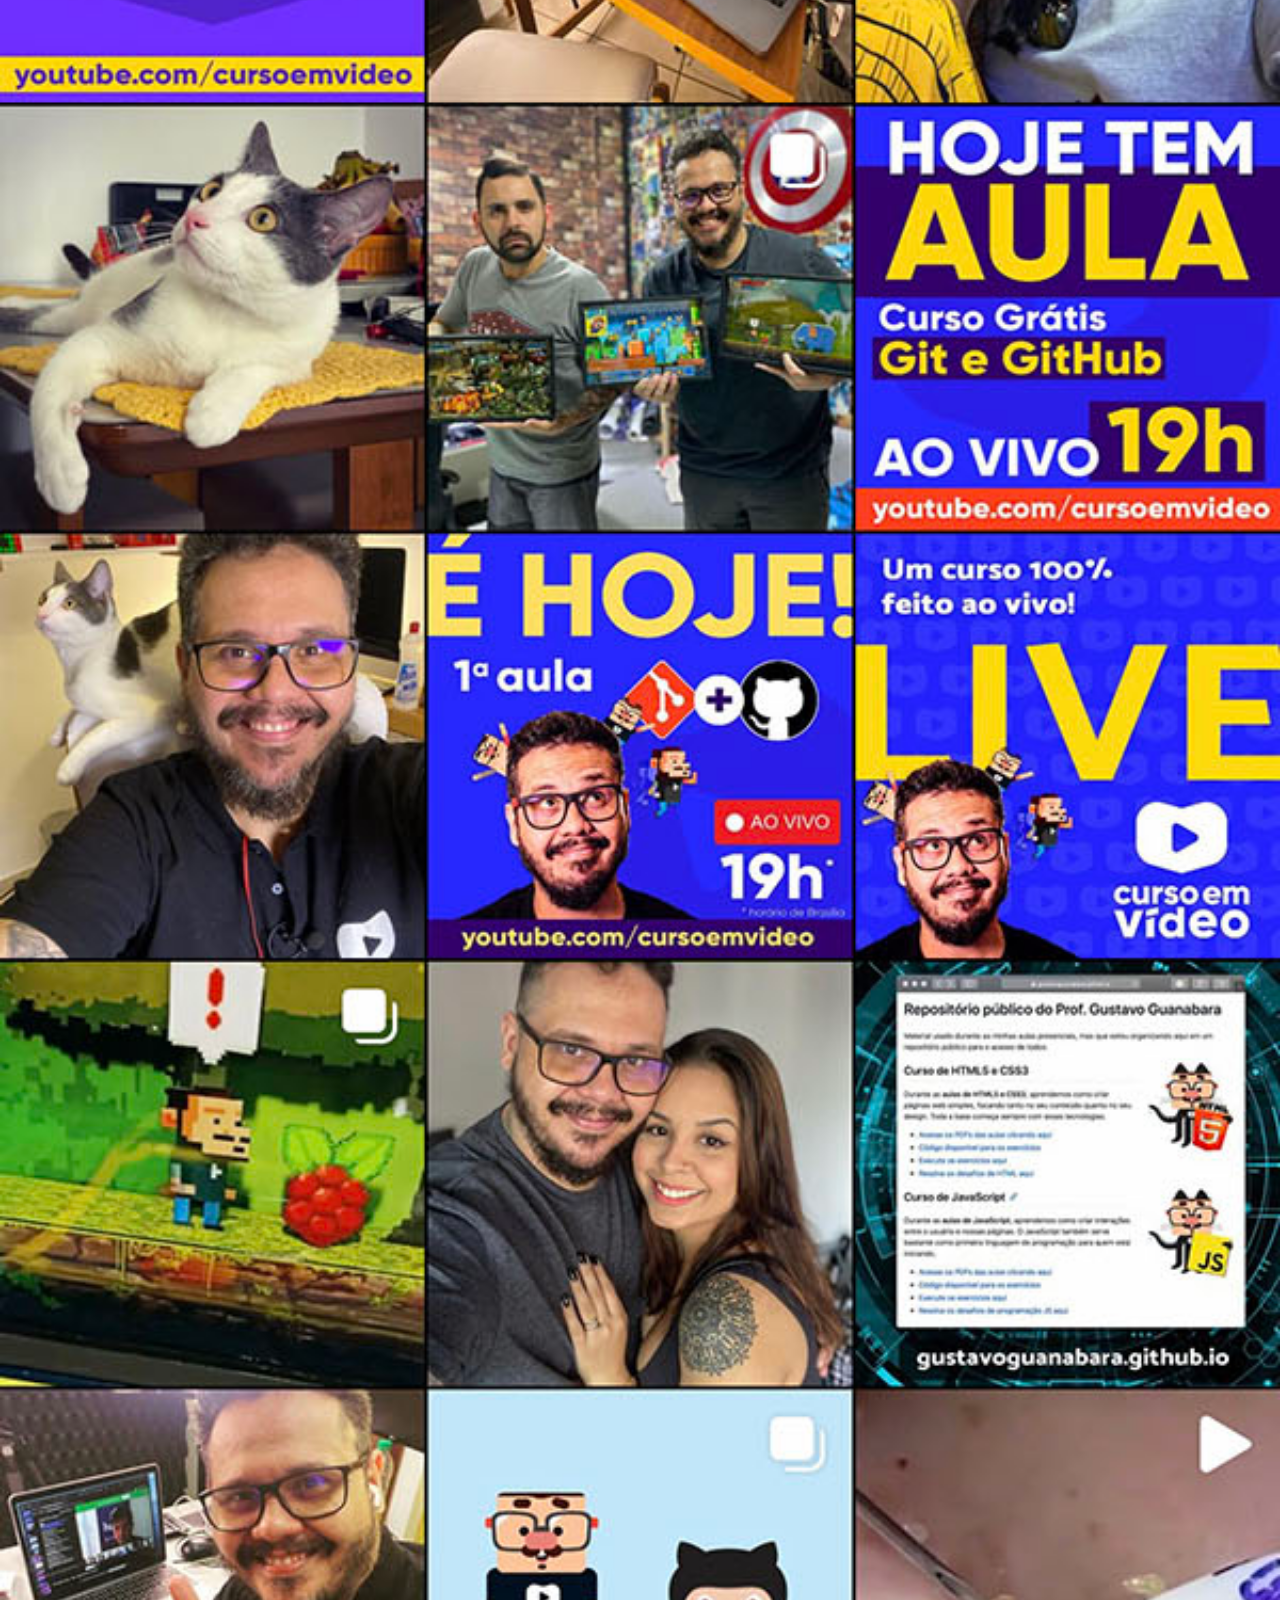
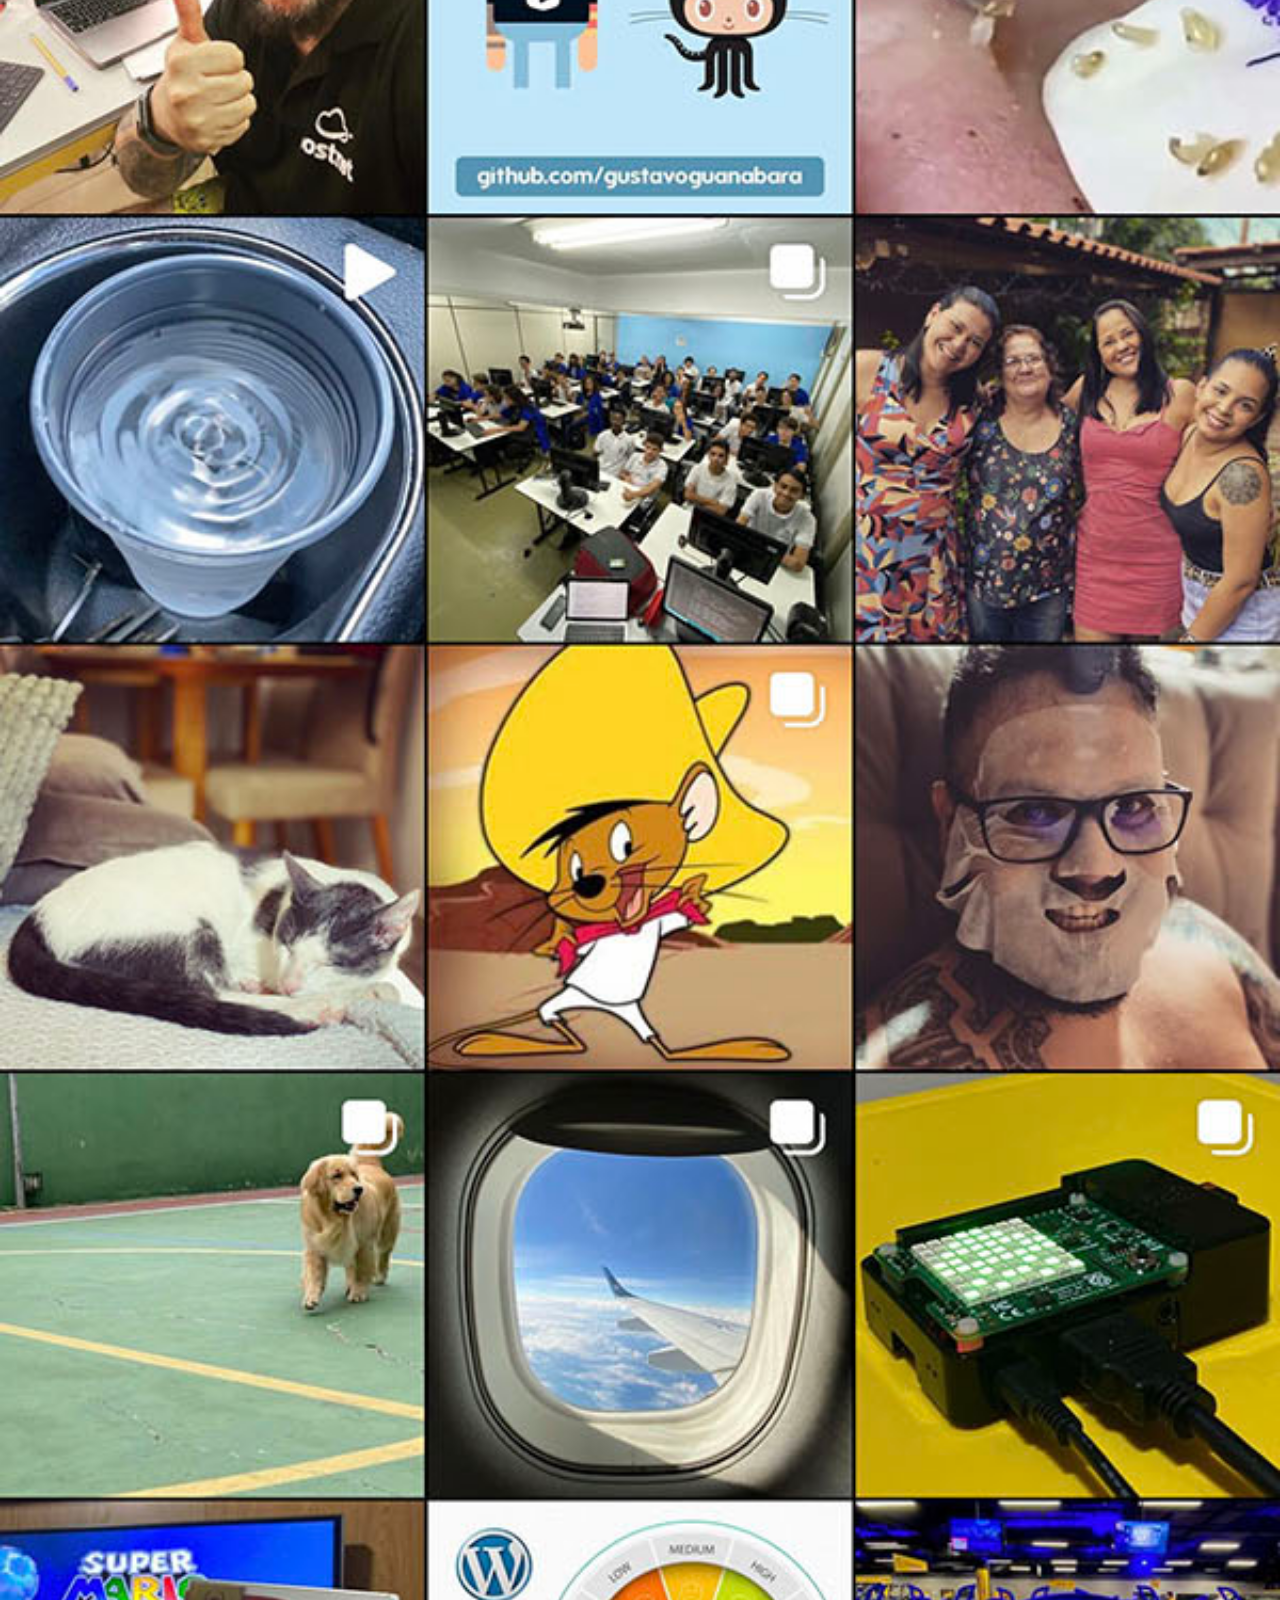
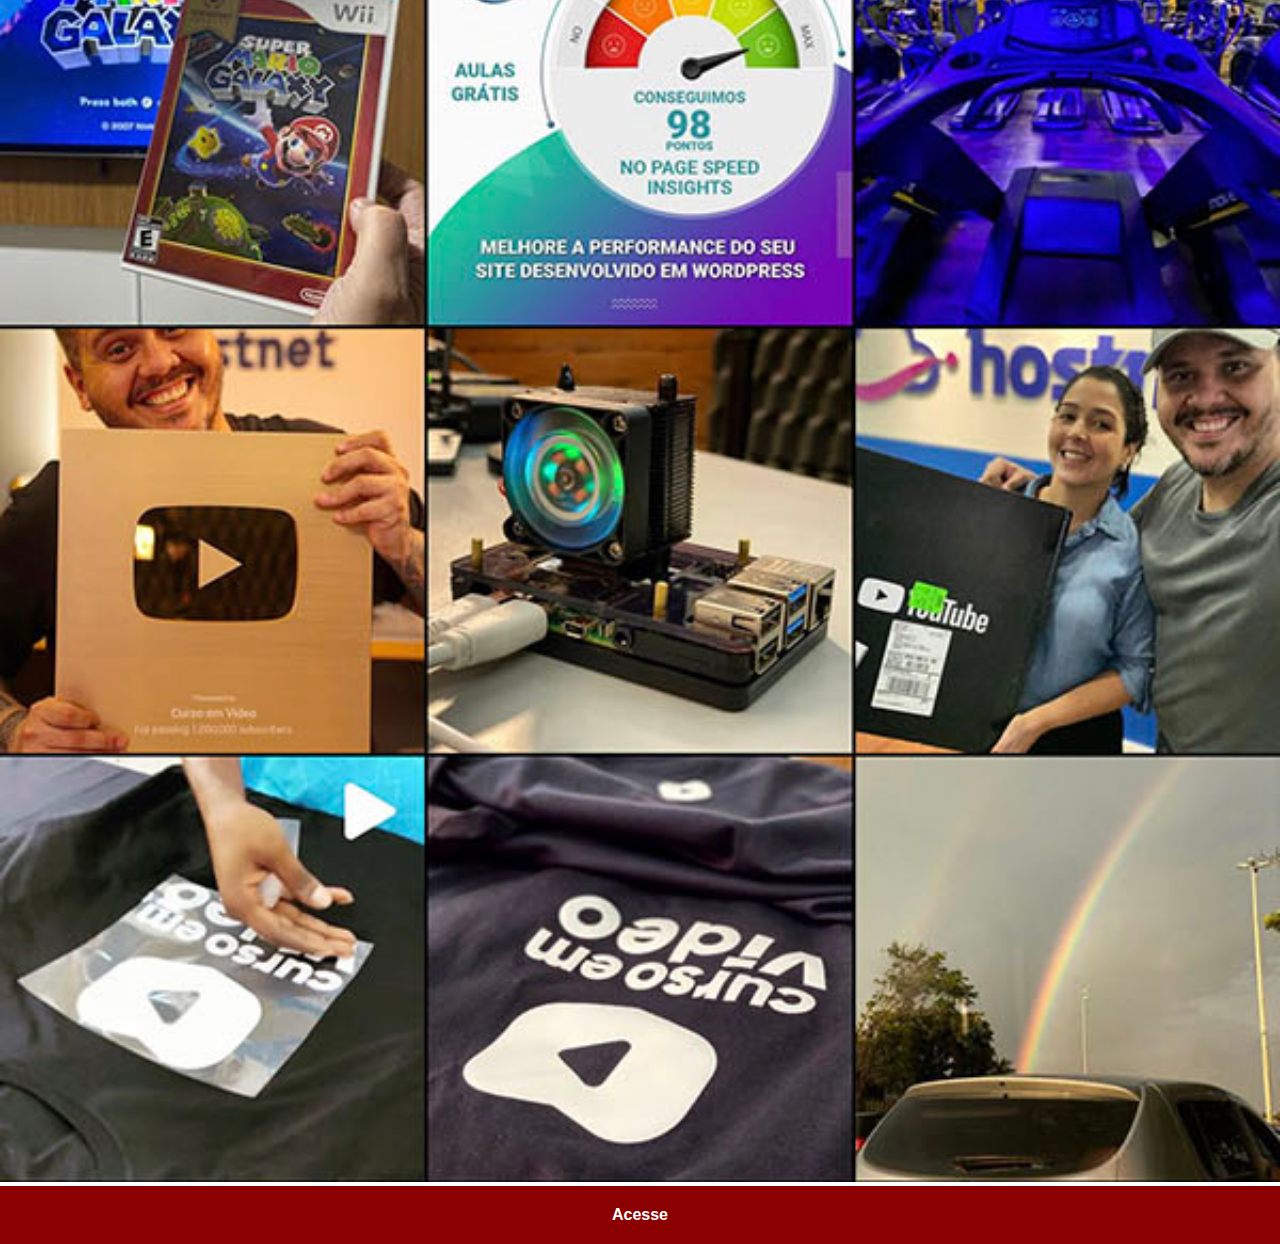
<file: instagram.html>
<!DOCTYPE html>
<html lang="pt-br">
<head>
    <meta charset="UTF-8">
    <meta name="viewport" content="width=device-width, initial-scale=1.0">
    <title>Youtube</title>
    <link rel="stylesheet" href="Estilos/social.css">

</head>
<body>
    <img src="./imagens/tela-instagram.jpg" alt="Instagram">
    <a href="#" target="_blank">Acesse</a>
</body>
</html>
</file>
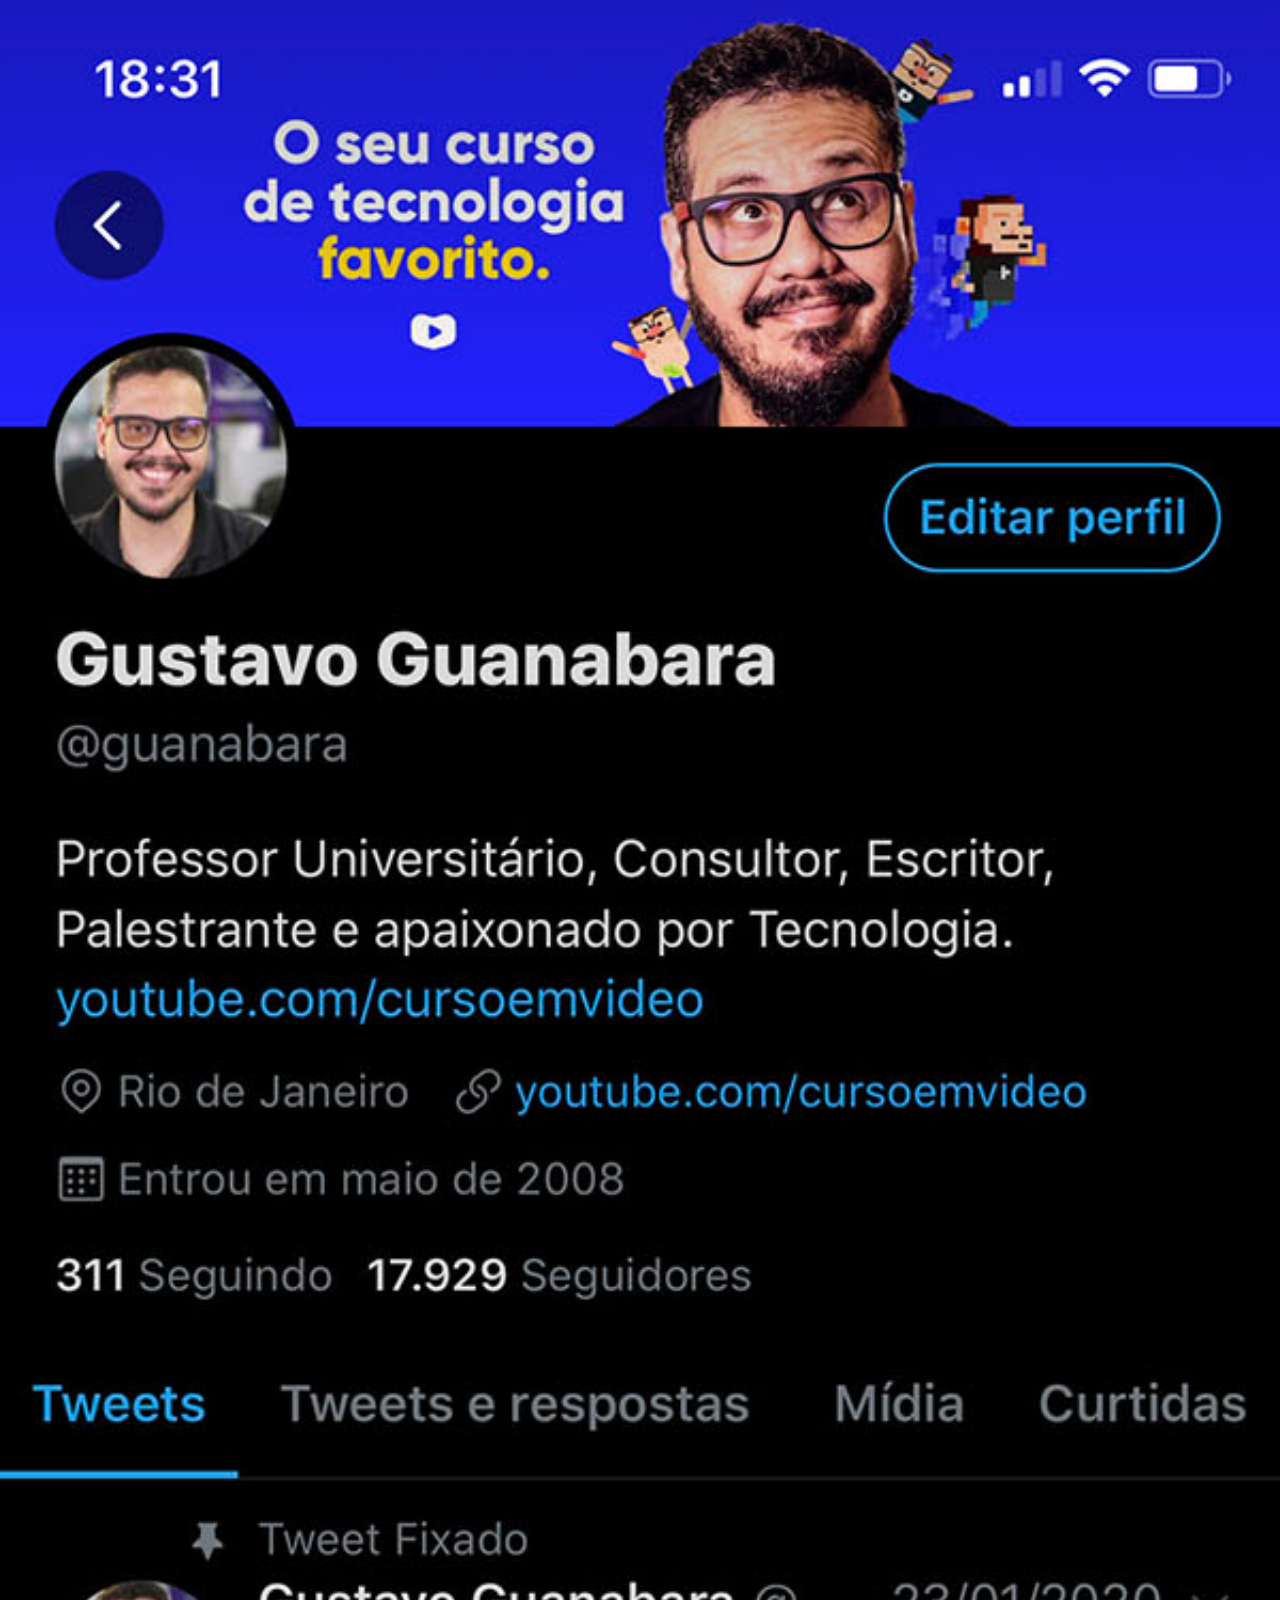
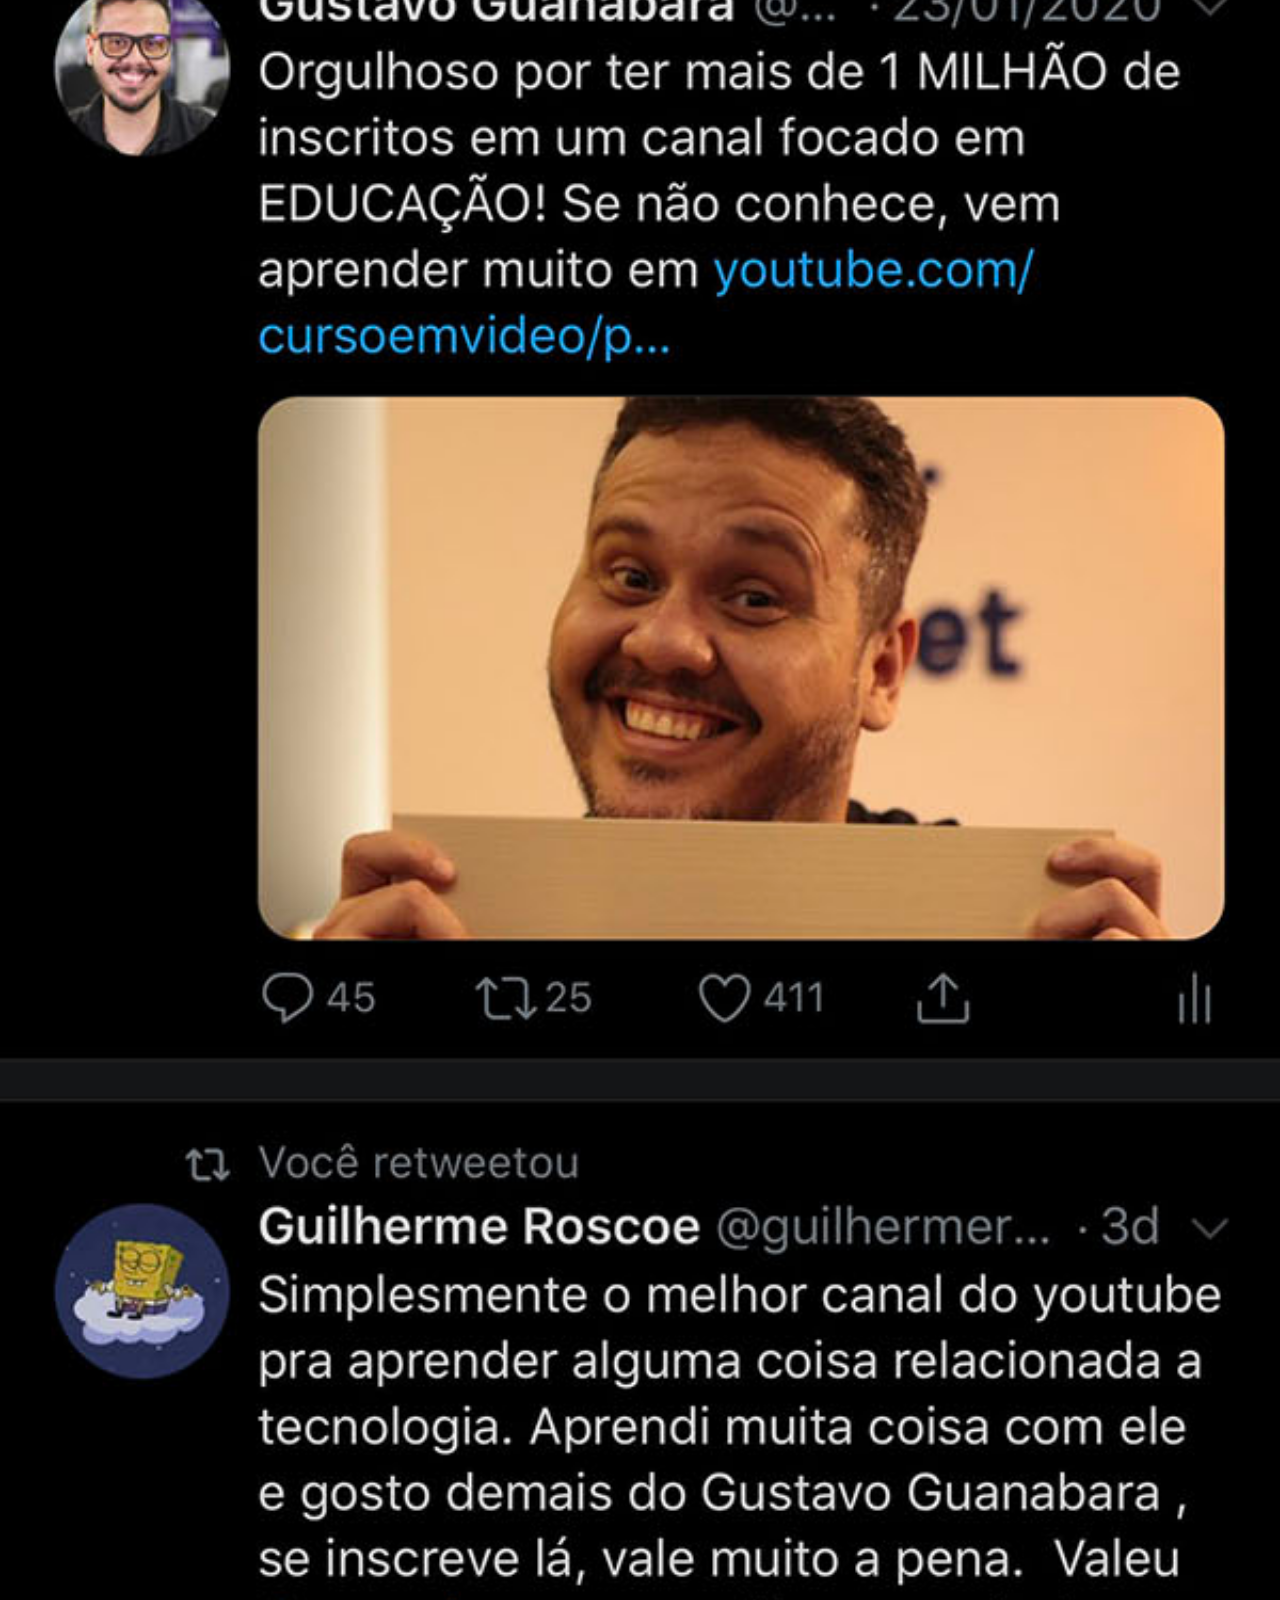
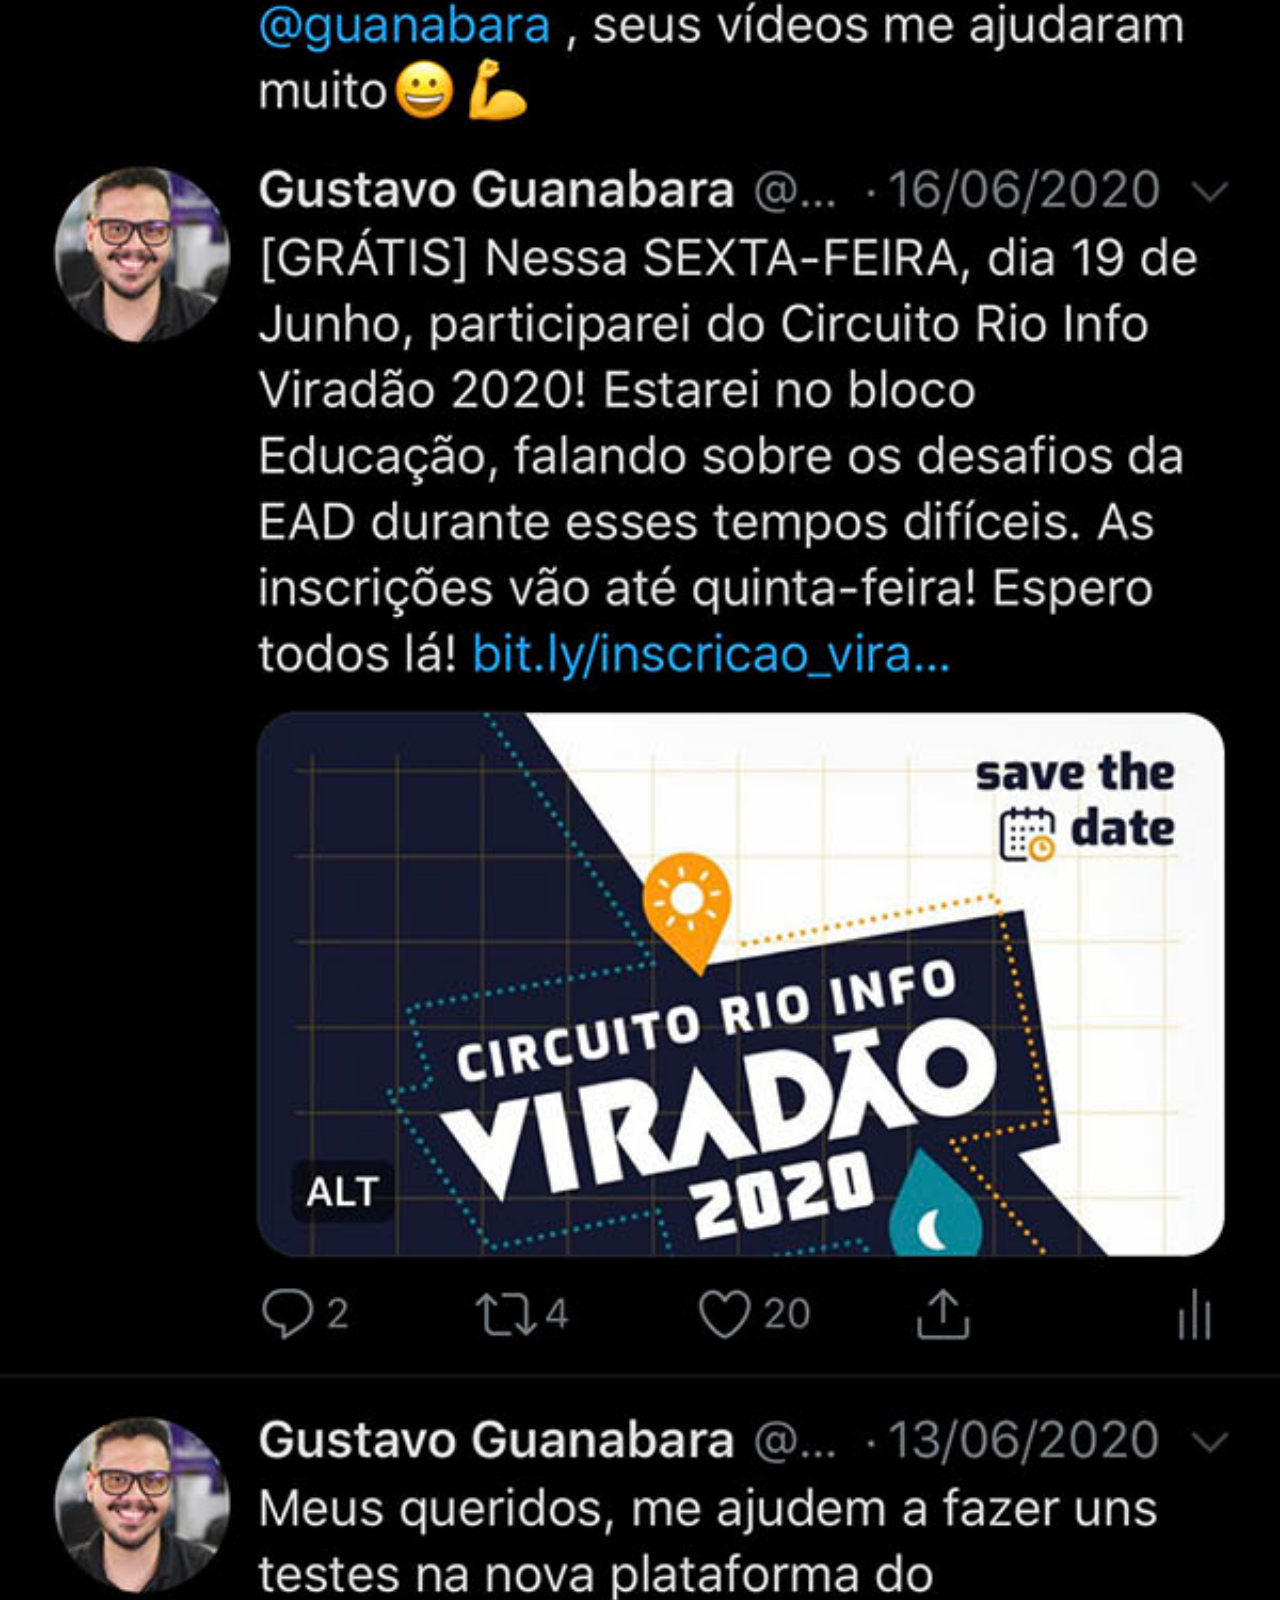
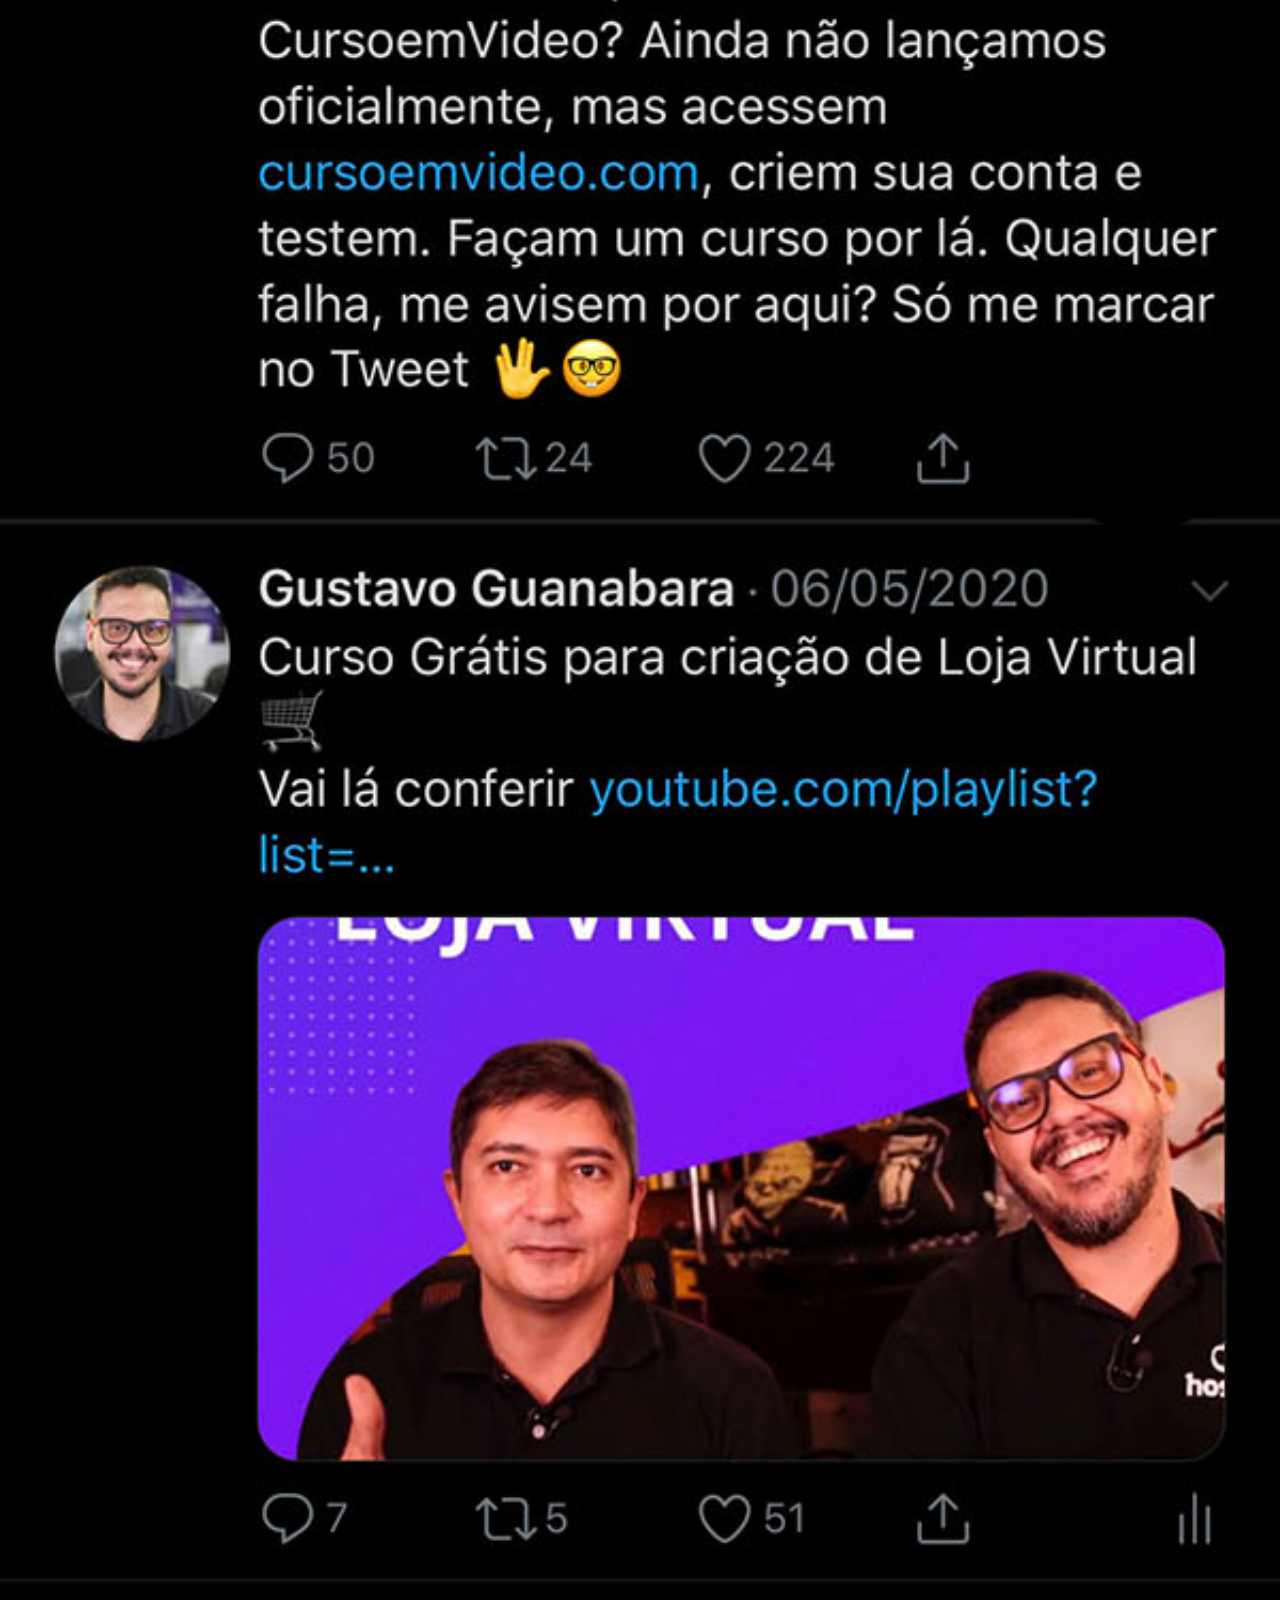
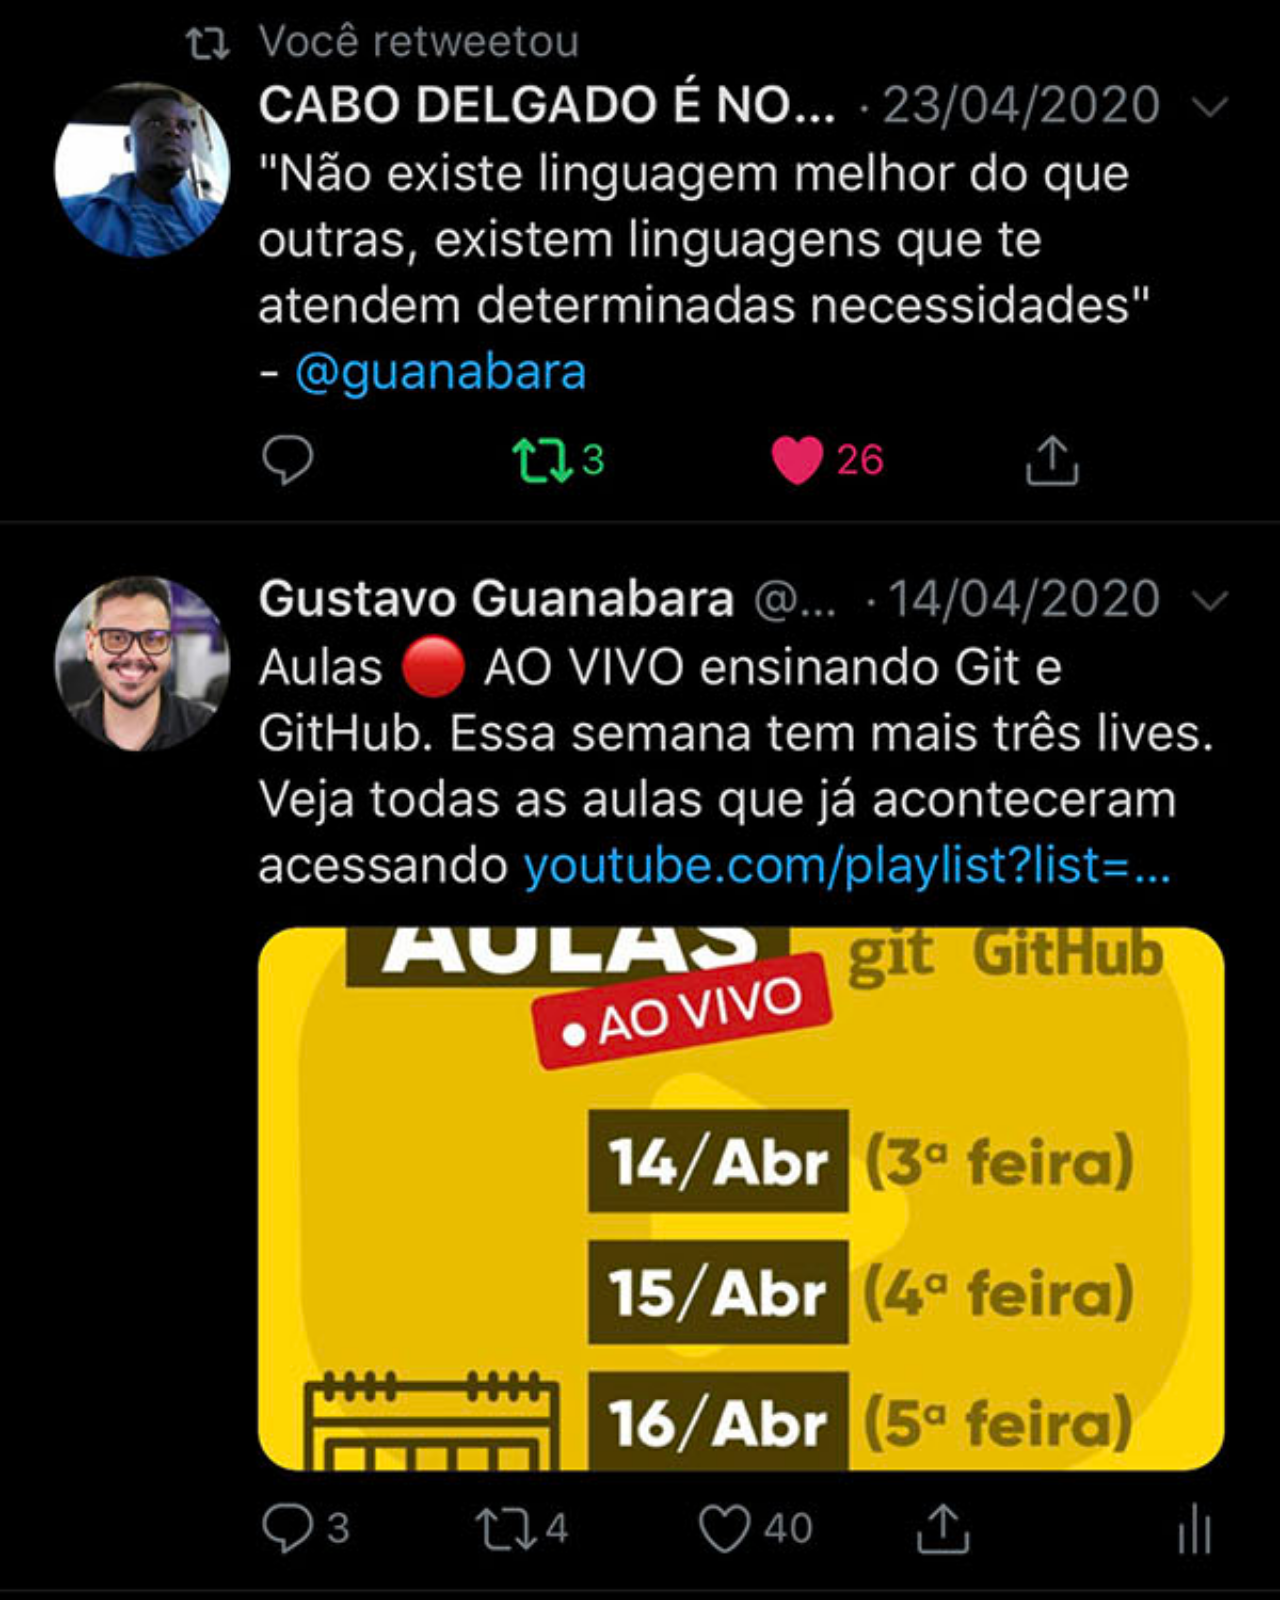
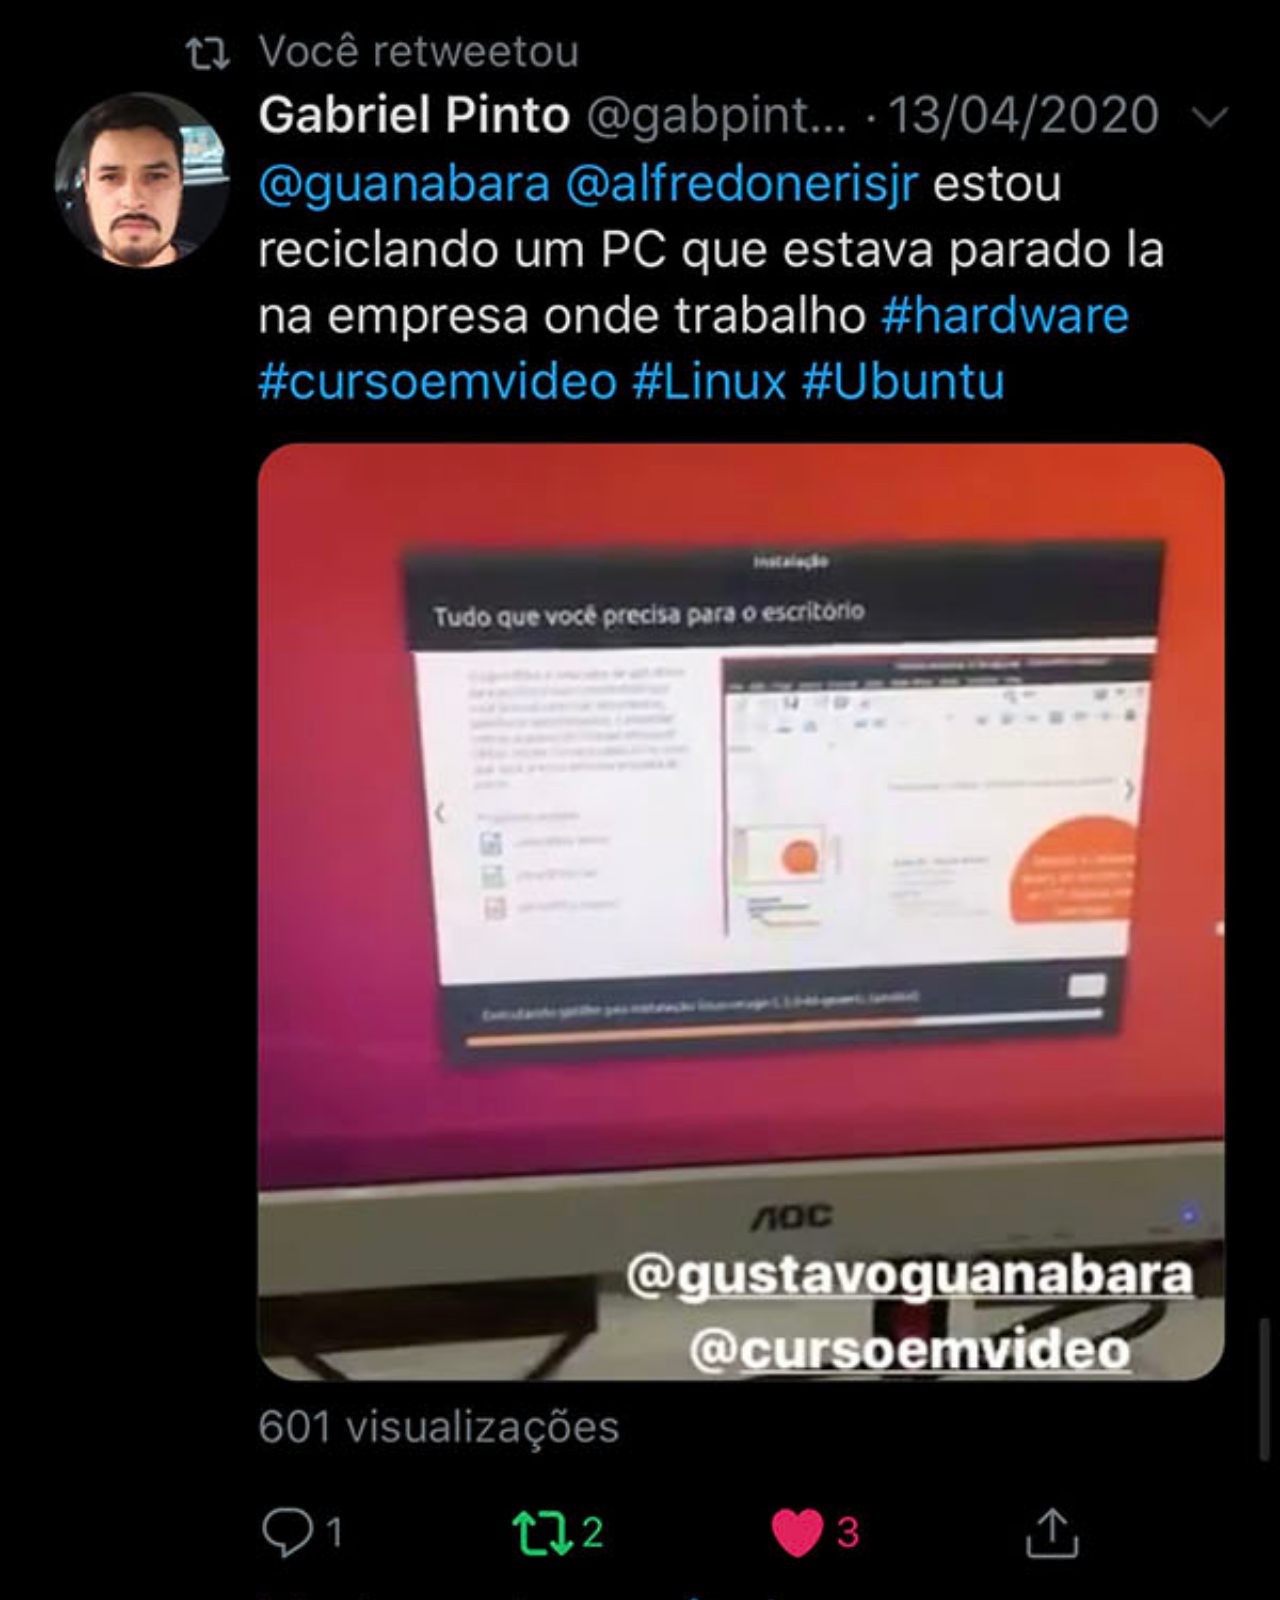
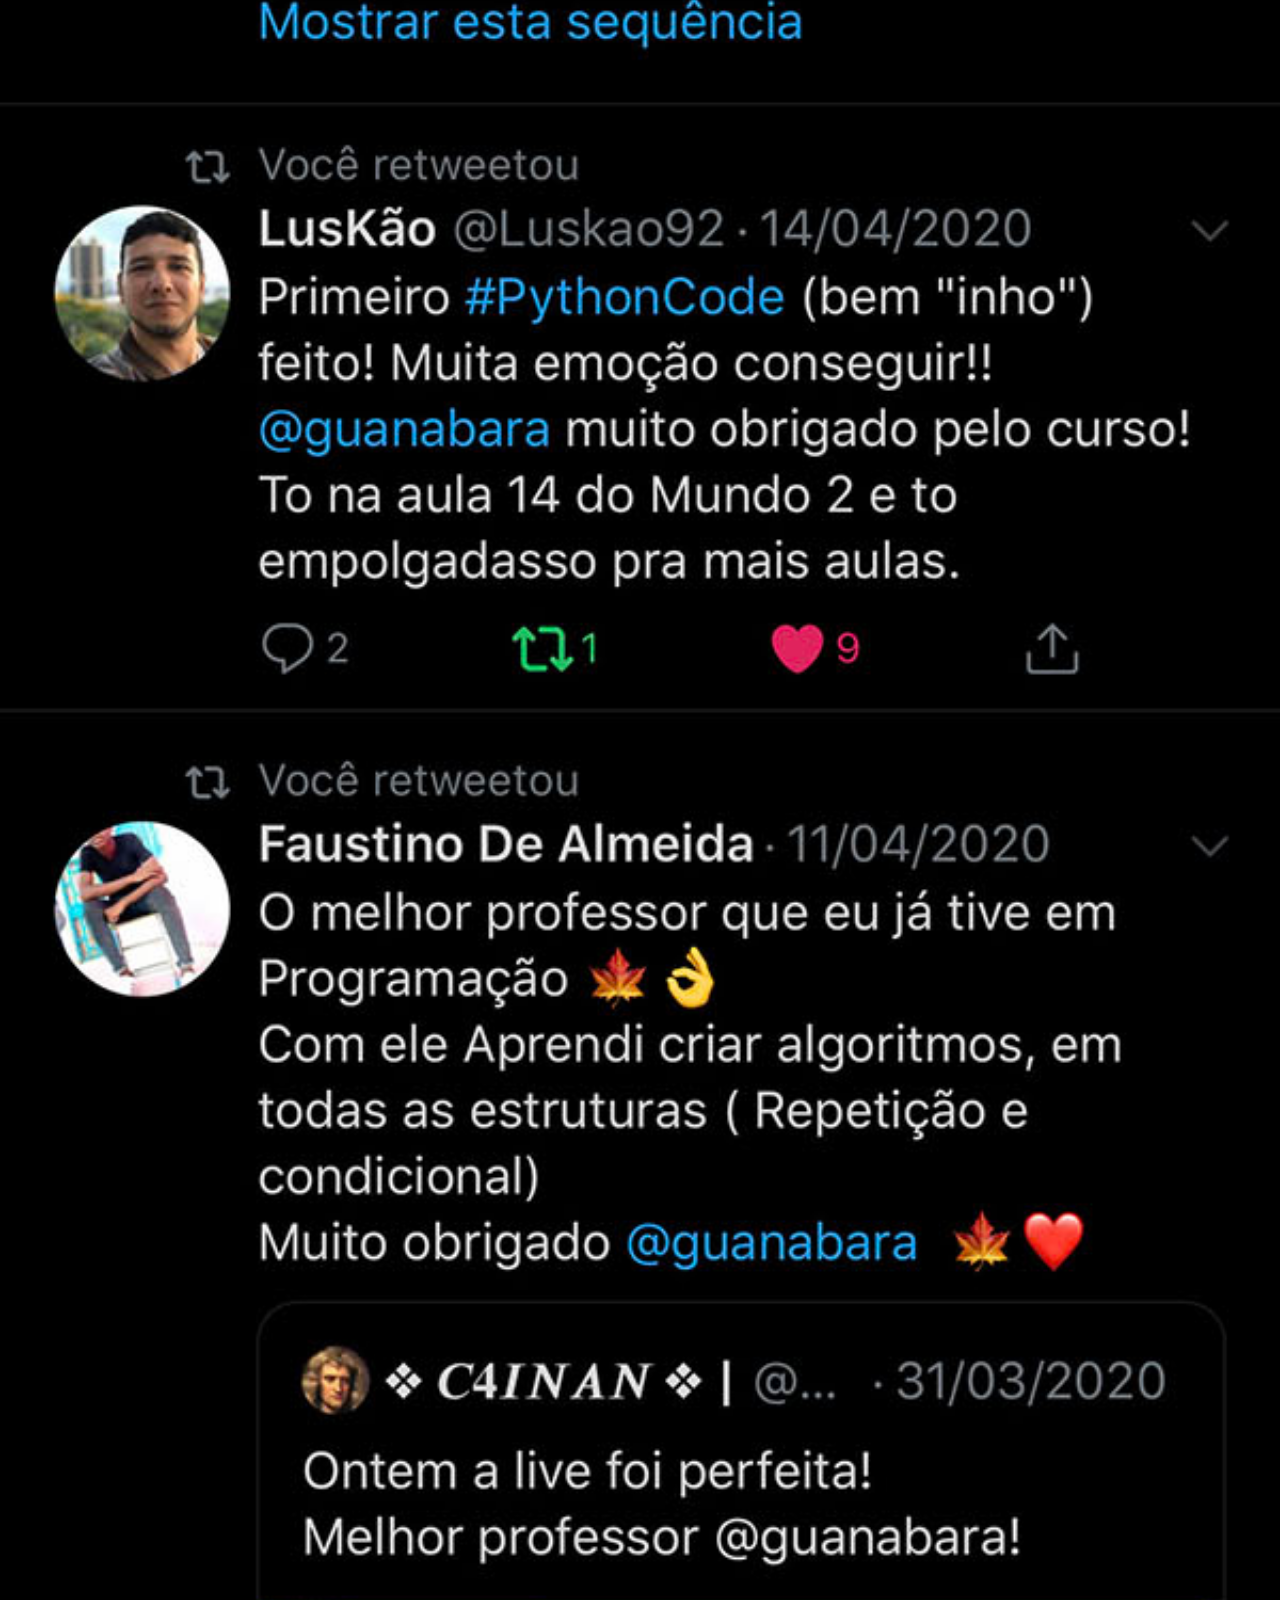
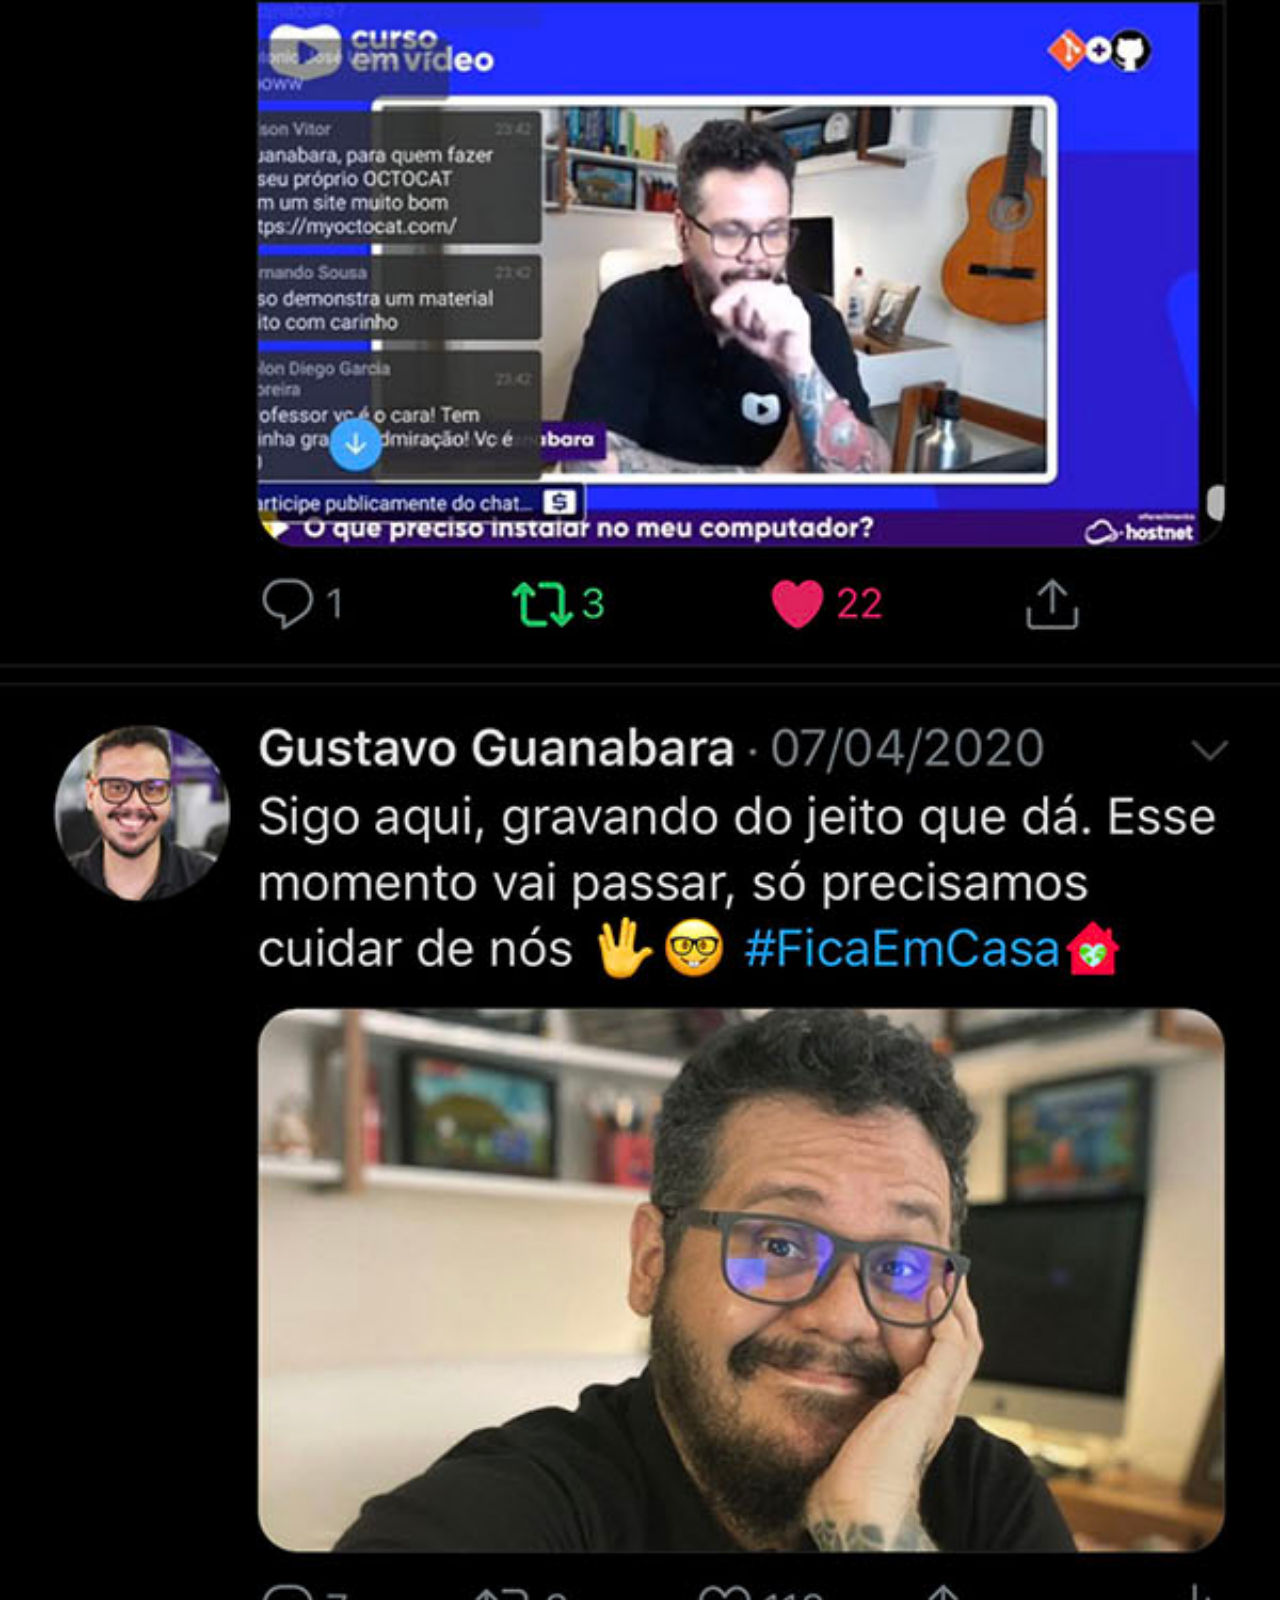
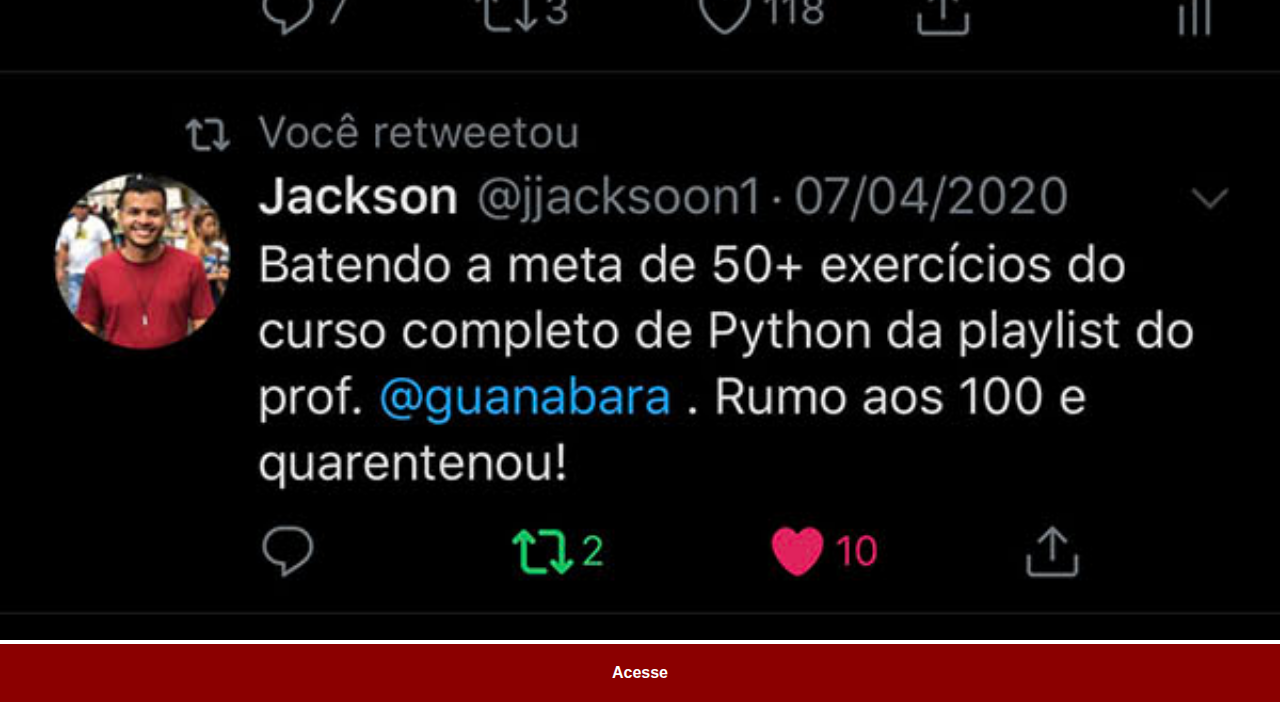
<file: twitter.html>
<!DOCTYPE html>
<html lang="pt-br">
<head>
    <meta charset="UTF-8">
    <meta name="viewport" content="width=device-width, initial-scale=1.0">
    <title>Youtube</title>
    <link rel="stylesheet" href="Estilos/social.css">

</head>
<body>
    <img src="./imagens/tela-twitter.jpg" alt="twitter">
    <a href="#" target="_blank">Acesse</a>
</body>
</html>
</file>
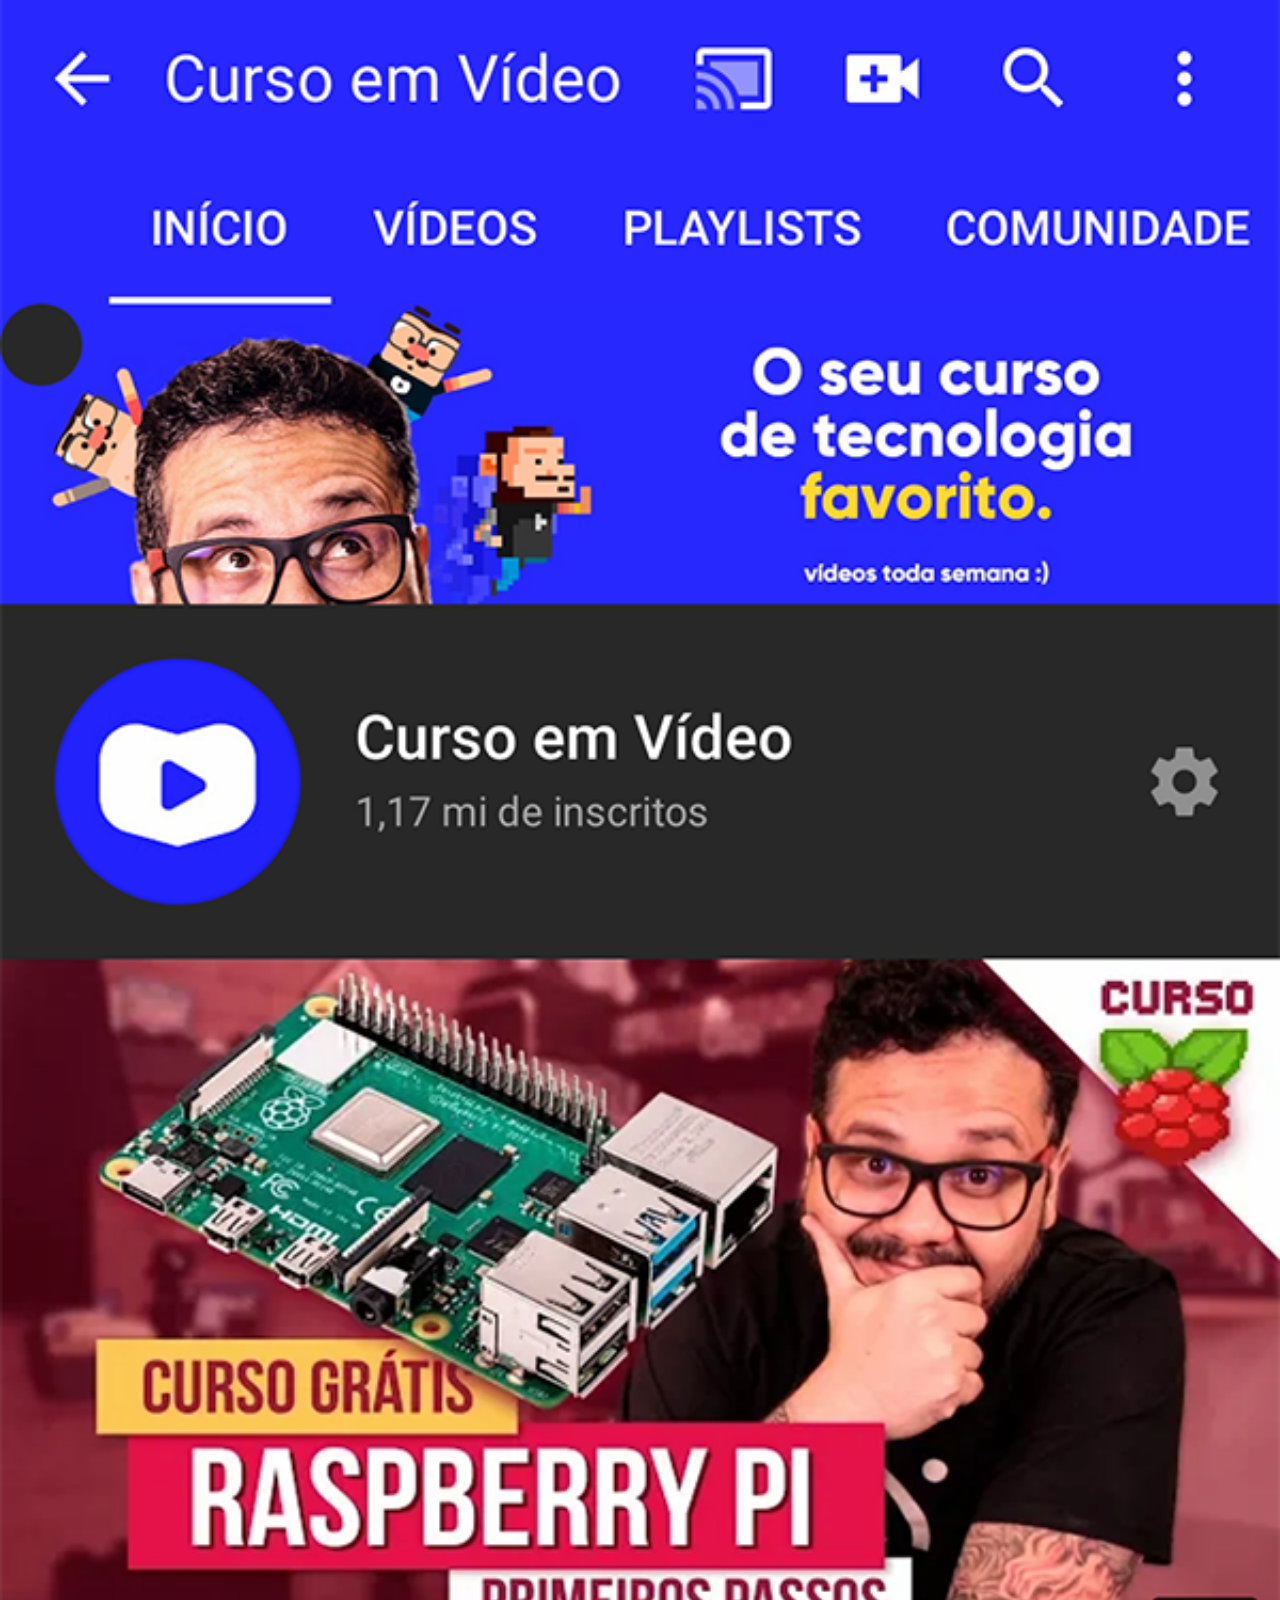
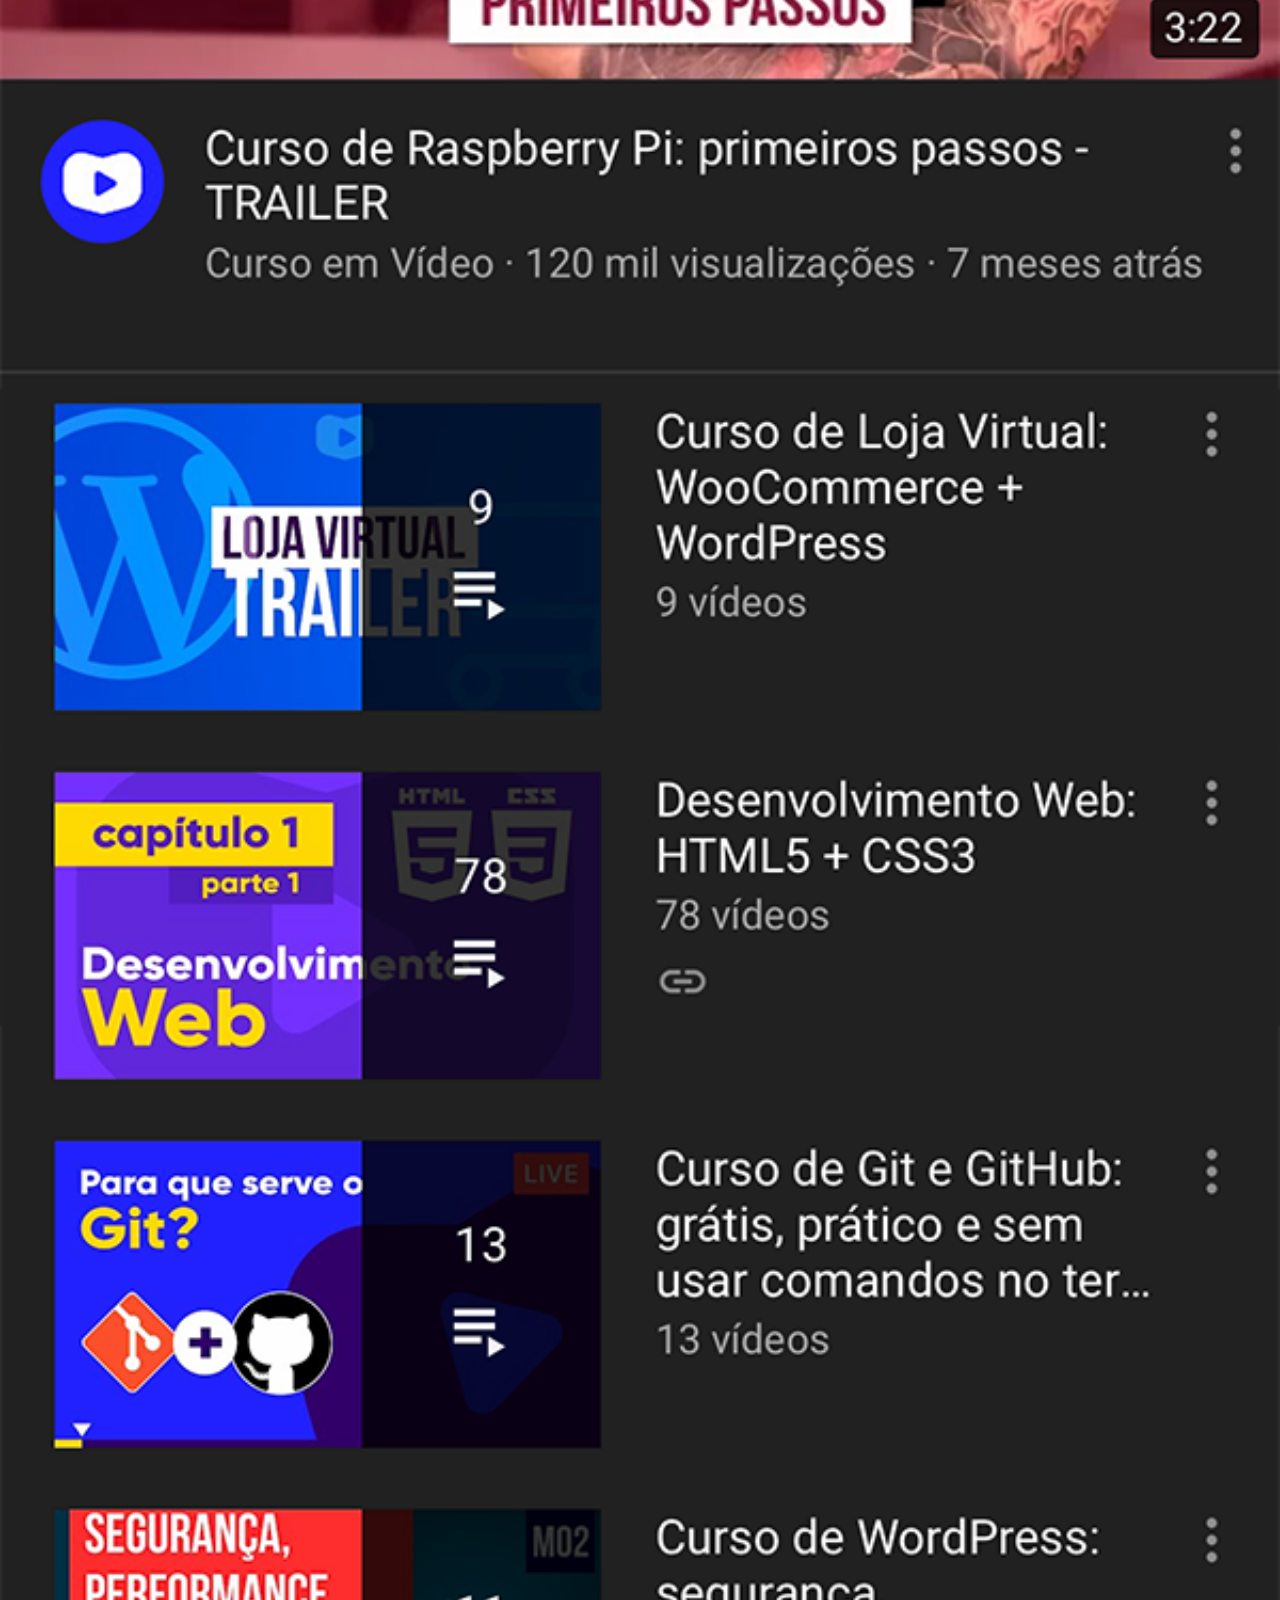
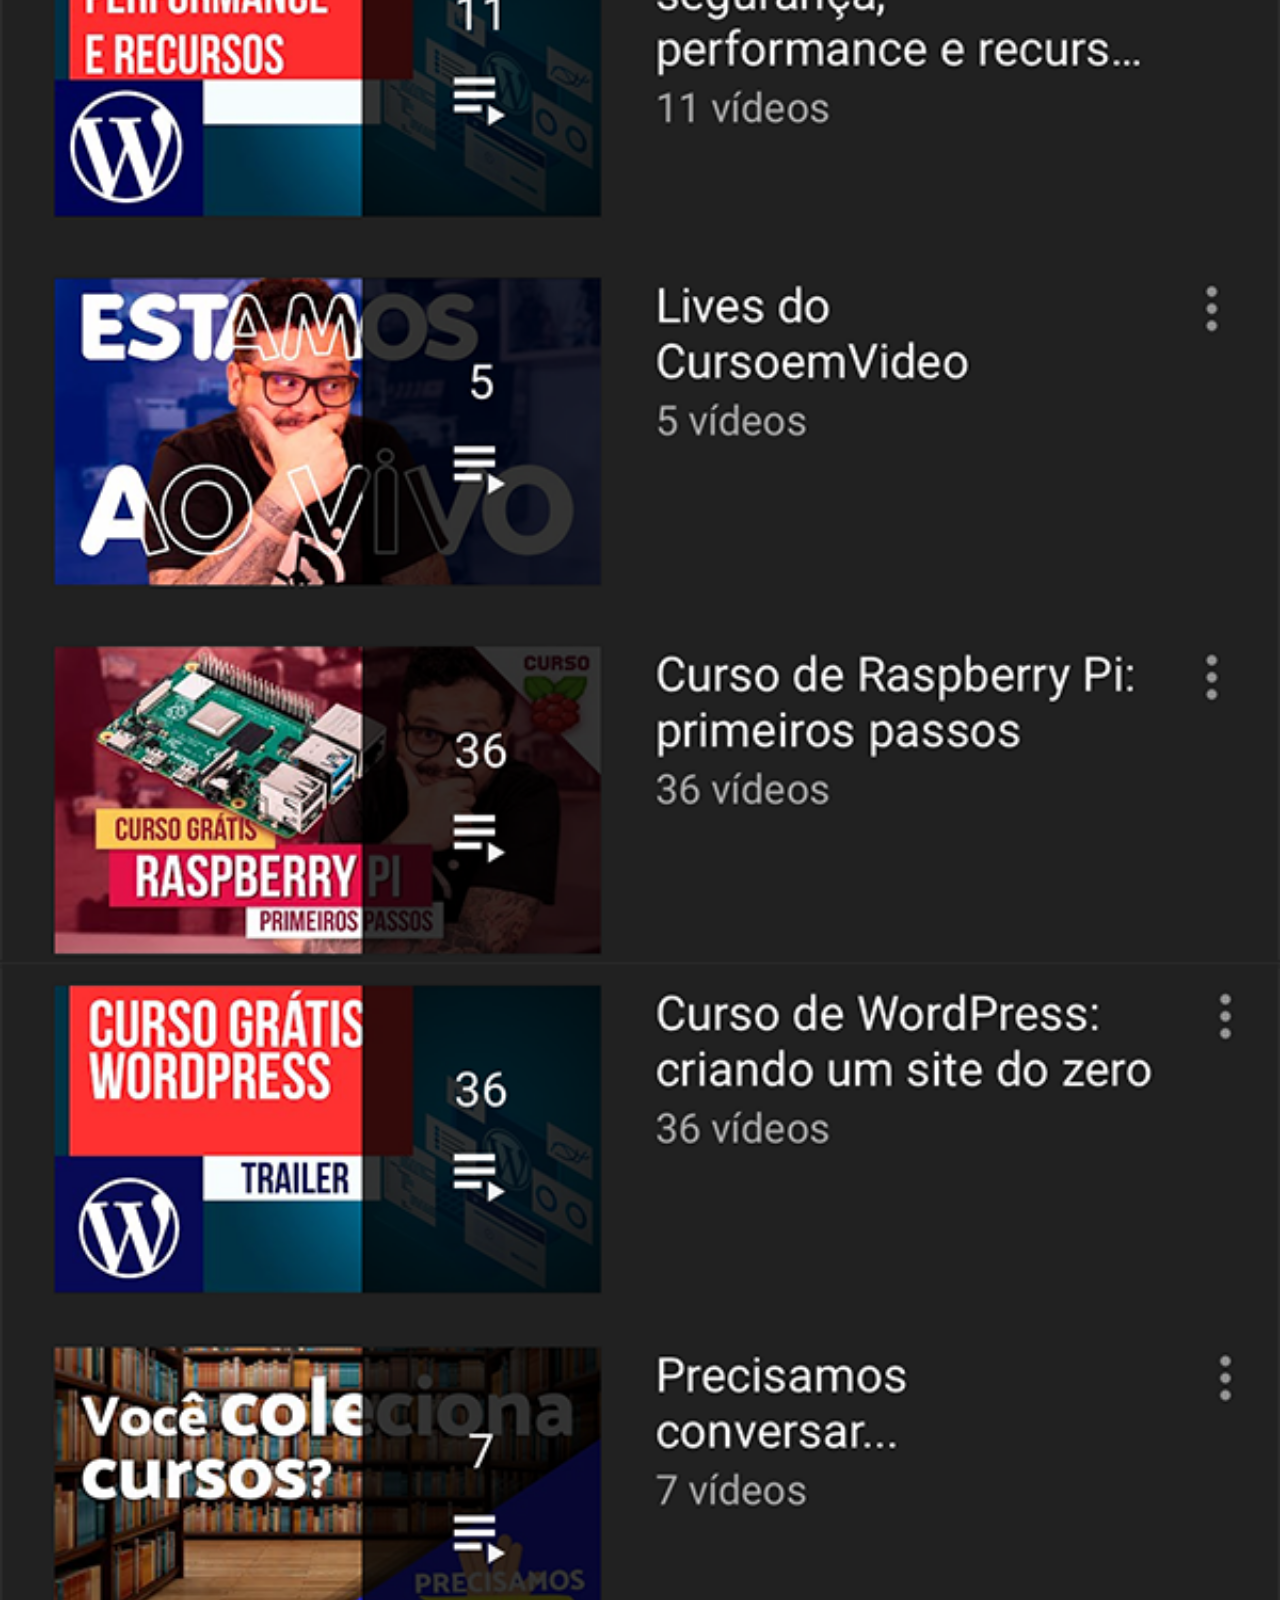
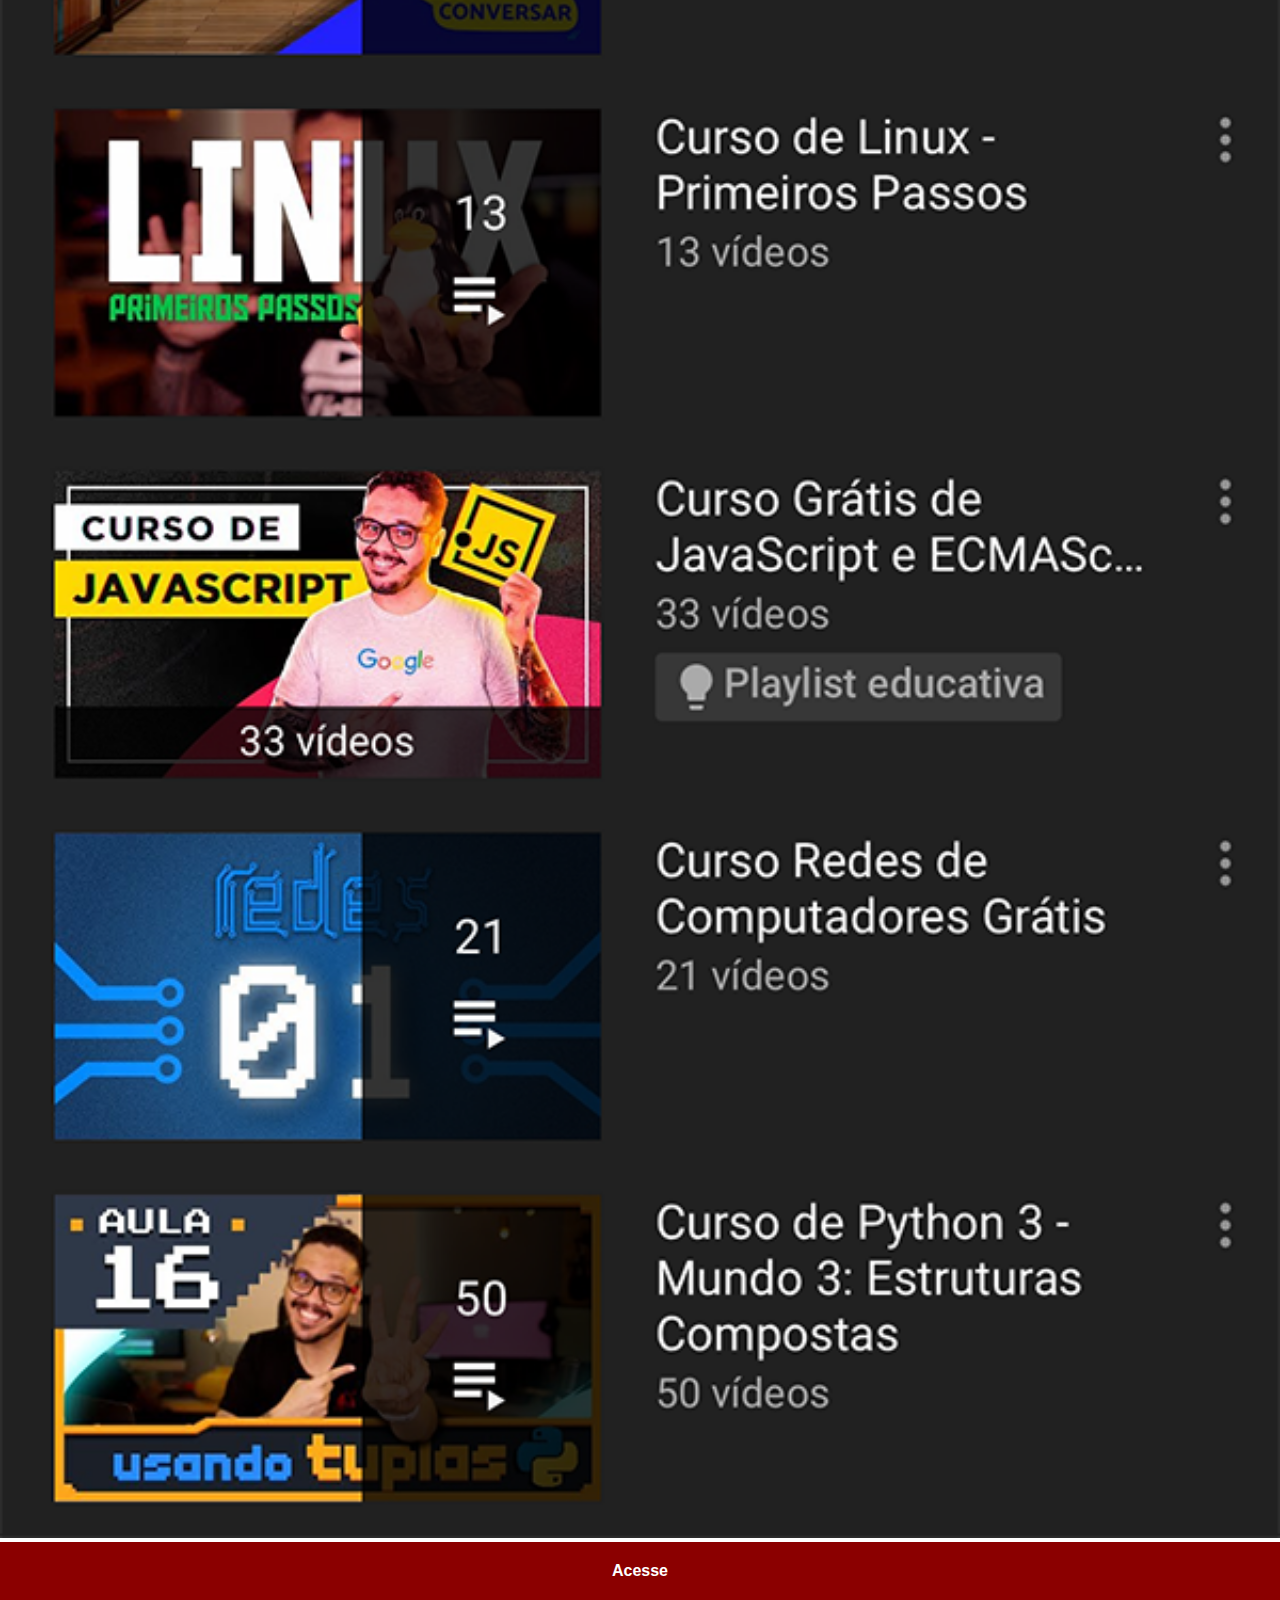
<file: youtube.html>
<!DOCTYPE html>
<html lang="pt-br">
<head>
    <meta charset="UTF-8">
    <meta name="viewport" content="width=device-width, initial-scale=1.0">
    <title>Youtube</title>
    <link rel="stylesheet" href="Estilos/social.css">

</head>
<body>
    <img src="./imagens/tela-youtube.png" alt="Youtube">
    <a href="#" target="_blank">Acesse</a>
</body>
</html>
</file>
<file: Estilos/style.css>
@charset "UTF-8";

*{
    margin: 0;
    padding: 0;
    font-family: Arial, Helvetica, sans-serif;
}
html,body{
    height: 100vh;
    width: 100vw;
    background: black;
}

body{
    background: url(../imagens/fundo-madeira.jpg)
     no-repeat top center;
    background-size: cover;
    background-attachment: fixed;
}
main{
    position: relative;
    height: 100vh;
}
section#telefone{
    position: absolute;
    top: 50%;
    left: 50%;
    transform: translate(-50%, -50%);

    height: 627px;
    width: 311px;
    background: url(../imagens/frame-iphone.png) no-repeat;
}

iframe#tela{
    position: relative;
    top: 83px;
    left: 25px; ;
    width: 261px ;
    height:465px ;
}
section#redes-sociais  {
    text-align: right;
}

section#redes-sociais img{
 width: 55px;
 margin: 10px;
 border-radius: 50%;
 box-shadow: 2px 2px 5px rgba(0, 0, 0, 0.407) ;
 box-sizing: border-box;
}

section#redes-sociais img:hover {
border: 2px solid rgba(255, 255, 255, 0.611); 
transform: translate(-3px, -3px);
box-shadow: 6px 6px 10px ;
transition: trasform .3s border .1s;
}
</file>
<file: Estilos/social.css>
@charset "UTF-8";

*{
    margin: 0;
    padding: 0;
    font-family: Arial, Helvetica, sans-serif;}

   
    ::-webkit-scrollbar{
width: 0px;
height: 0px;
        }

        img{width: 100vw;

        }
        
        a{
            display: block;
            background-color: darkred;
            color: white;
            padding: 20px;
            text-align: center;
            font-weight: bolder;
            text-decoration: none;
        }
    
        a:hover {
        background-color: red;
        }
</file>
